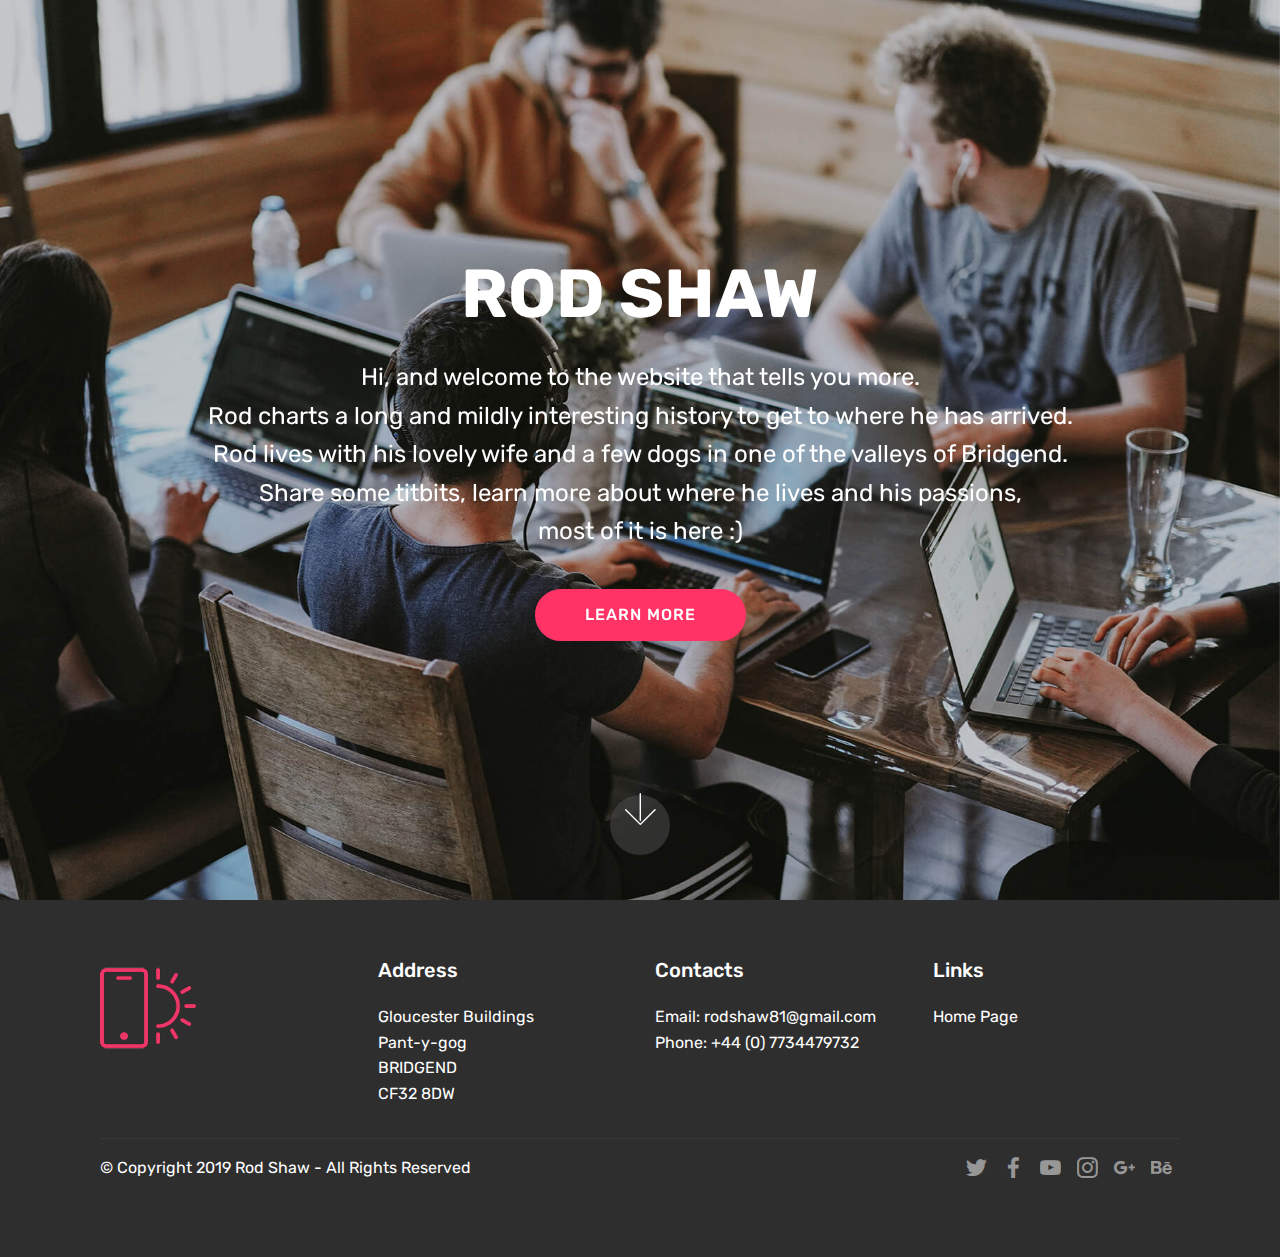
<file: index.html>
<!DOCTYPE html>
<html  >
<head>
  <!-- Site made with Mobirise Website Builder v4.10.5, https://mobirise.com -->
  <meta charset="UTF-8">
  <meta http-equiv="X-UA-Compatible" content="IE=edge">
  <meta name="generator" content="Mobirise v4.10.5, mobirise.com">
  <meta name="viewport" content="width=device-width, initial-scale=1, minimum-scale=1">
  <link rel="shortcut icon" href="assets/images/logo4.png" type="image/x-icon">
  <meta name="description" content="">
  
  <title>Home</title>
  <link rel="stylesheet" href="assets/web/assets/mobirise-icons/mobirise-icons.css">
  <link rel="stylesheet" href="assets/tether/tether.min.css">
  <link rel="stylesheet" href="assets/bootstrap/css/bootstrap.min.css">
  <link rel="stylesheet" href="assets/bootstrap/css/bootstrap-grid.min.css">
  <link rel="stylesheet" href="assets/bootstrap/css/bootstrap-reboot.min.css">
  <link rel="stylesheet" href="assets/socicon/css/styles.css">
  <link rel="stylesheet" href="assets/theme/css/style.css">
  <link rel="stylesheet" href="assets/mobirise/css/mbr-additional.css" type="text/css">
  
  
  
</head>
<body>
  <section class="cid-qTkA127IK8 mbr-fullscreen mbr-parallax-background" id="header2-1">

    

    

    <div class="container align-center">
        <div class="row justify-content-md-center">
            <div class="mbr-white col-md-10">
                <h1 class="mbr-section-title mbr-bold pb-3 mbr-fonts-style display-1">ROD SHAW</h1>
                
                <p class="mbr-text pb-3 mbr-fonts-style display-5">
                    Hi, and welcome to the website that tells you more.<br>Rod charts a long and mildly interesting history to get to where he has arrived.<br>Rod lives with his lovely wife and a few dogs in one of the valleys of Bridgend.<br>Share some titbits, learn more about where he lives and his passions, <br>most of it is here :)</p>
                <div class="mbr-section-btn"><a class="btn btn-md btn-secondary display-4" href="page1.html">LEARN MORE</a></div>
            </div>
        </div>
    </div>
    <div class="mbr-arrow hidden-sm-down" aria-hidden="true">
        <a href="#next">
            <i class="mbri-down mbr-iconfont"></i>
        </a>
    </div>
</section>

<section class="engine"><a href="https://mobirise.info/u">bootstrap html templates</a></section><section class="cid-qTkAaeaxX5" id="footer1-2">

    

    

    <div class="container">
        <div class="media-container-row content text-white">
            <div class="col-12 col-md-3">
                <div class="media-wrap">
                    <a href="https://mobirise.com/">
                        <img src="assets/images/logo2.png" alt="Mobirise">
                    </a>
                </div>
            </div>
            <div class="col-12 col-md-3 mbr-fonts-style display-7">
                <h5 class="pb-3">
                    Address
                </h5>
                <p class="mbr-text">Gloucester Buildings<br>Pant-y-gog<br>BRIDGEND<br>CF32 8DW</p>
            </div>
            <div class="col-12 col-md-3 mbr-fonts-style display-7">
                <h5 class="pb-3">
                    Contacts
                </h5>
                <p class="mbr-text">
                    Email: rodshaw81@gmail.com
                    <br>Phone: +44 (0) 7734479732 &nbsp; &nbsp; &nbsp; &nbsp; &nbsp; &nbsp; &nbsp; &nbsp; &nbsp; &nbsp;<br><br></p>
            </div>
            <div class="col-12 col-md-3 mbr-fonts-style display-7">
                <h5 class="pb-3">
                    Links
                </h5>
                <p class="mbr-text">Home Page</p>
            </div>
        </div>
        <div class="footer-lower">
            <div class="media-container-row">
                <div class="col-sm-12">
                    <hr>
                </div>
            </div>
            <div class="media-container-row mbr-white">
                <div class="col-sm-6 copyright">
                    <p class="mbr-text mbr-fonts-style display-7">
                        © Copyright 2019 Rod Shaw - All Rights Reserved
                    </p>
                </div>
                <div class="col-md-6">
                    <div class="social-list align-right">
                        <div class="soc-item">
                            <a href="https://twitter.com/rodshawrodshaw" target="_blank">
                                <span class="mbr-iconfont mbr-iconfont-social socicon-twitter socicon"></span>
                            </a>
                        </div>
                        <div class="soc-item">
                            <a href="https://www.facebook.com/RodShaw" target="_blank">
                                <span class="mbr-iconfont mbr-iconfont-social socicon-facebook socicon"></span>
                            </a>
                        </div>
                        <div class="soc-item">
                            <a href="https://www.youtube.com/c/mobirise" target="_blank">
                                <span class="socicon-youtube socicon mbr-iconfont mbr-iconfont-social"></span>
                            </a>
                        </div>
                        <div class="soc-item">
                            <a href="https://instagram.com/mobirise" target="_blank">
                                <span class="socicon-instagram socicon mbr-iconfont mbr-iconfont-social"></span>
                            </a>
                        </div>
                        <div class="soc-item">
                            <a href="https://plus.google.com/u/0/+Mobirise" target="_blank">
                                <span class="socicon-googleplus socicon mbr-iconfont mbr-iconfont-social"></span>
                            </a>
                        </div>
                        <div class="soc-item">
                            <a href="https://www.behance.net/Mobirise" target="_blank">
                                <span class="socicon-behance socicon mbr-iconfont mbr-iconfont-social"></span>
                            </a>
                        </div>
                    </div>
                </div>
            </div>
        </div>
    </div>
</section>


  <script src="assets/web/assets/jquery/jquery.min.js"></script>
  <script src="assets/popper/popper.min.js"></script>
  <script src="assets/tether/tether.min.js"></script>
  <script src="assets/bootstrap/js/bootstrap.min.js"></script>
  <script src="assets/smoothscroll/smooth-scroll.js"></script>
  <script src="assets/parallax/jarallax.min.js"></script>
  <script src="assets/theme/js/script.js"></script>
  
  
</body>
</html>
</file>
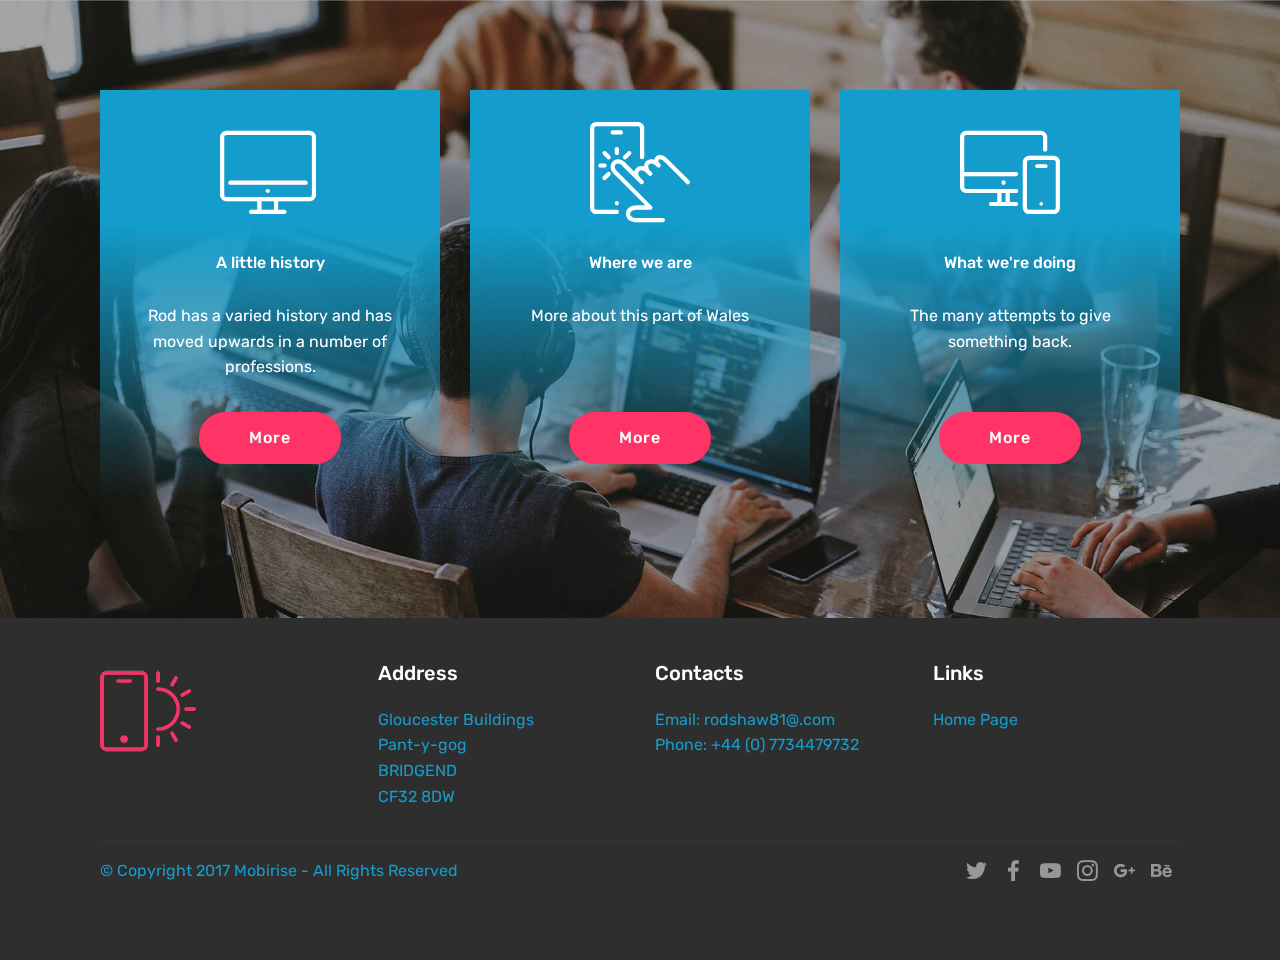
<file: page1.html>
<!DOCTYPE html>
<html  >
<head>
  <!-- Site made with Mobirise Website Builder v4.10.5, https://mobirise.com -->
  <meta charset="UTF-8">
  <meta http-equiv="X-UA-Compatible" content="IE=edge">
  <meta name="generator" content="Mobirise v4.10.5, mobirise.com">
  <meta name="viewport" content="width=device-width, initial-scale=1, minimum-scale=1">
  <link rel="shortcut icon" href="assets/images/logo4.png" type="image/x-icon">
  <meta name="description" content="Site Builder Description">
  
  <title>Learn more</title>
  <link rel="stylesheet" href="assets/web/assets/mobirise-icons/mobirise-icons.css">
  <link rel="stylesheet" href="assets/tether/tether.min.css">
  <link rel="stylesheet" href="assets/bootstrap/css/bootstrap.min.css">
  <link rel="stylesheet" href="assets/bootstrap/css/bootstrap-grid.min.css">
  <link rel="stylesheet" href="assets/bootstrap/css/bootstrap-reboot.min.css">
  <link rel="stylesheet" href="assets/socicon/css/styles.css">
  <link rel="stylesheet" href="assets/theme/css/style.css">
  <link rel="stylesheet" href="assets/mobirise/css/mbr-additional.css" type="text/css">
  
  
  
</head>
<body>
  <section class="features8 cid-rwBvVVf0P4 mbr-parallax-background" id="features8-3">

    

    <div class="mbr-overlay" style="opacity: 0.2; background-color: rgb(35, 35, 35);">
    </div>

    <div class="container">
        <div class="media-container-row">

            <div class="card  col-12 col-md-6 col-lg-4">
                <div class="card-img">
                    <span class="mbri-desktop mbr-iconfont"></span>
                </div>
                <div class="card-box align-center">
                    <h4 class="card-title mbr-fonts-style display-7">
                        A little history</h4>
                    <p class="mbr-text mbr-fonts-style display-7">
                       Rod has a varied history and has moved upwards in a number of professions.</p>
                    <div class="mbr-section-btn text-center"><a href="page2.html" class="btn btn-secondary display-4">
                            More
                        </a></div>
                </div>
            </div>

            <div class="card  col-12 col-md-6 col-lg-4">
                <div class="card-img">
                    <span class="mbri-touch mbr-iconfont"></span>
                </div>
                <div class="card-box align-center">
                    <h4 class="card-title mbr-fonts-style display-7">
                        Where we are</h4>
                    <p class="mbr-text mbr-fonts-style display-7">
                       More about this part of Wales<br><br><br></p>
                    <div class="mbr-section-btn text-center"><a href="page3.html" class="btn btn-secondary display-4">
                            More
                        </a></div>
                </div>
            </div>

            <div class="card  col-12 col-md-6 col-lg-4">
                <div class="card-img">
                    <span class="mbri-responsive mbr-iconfont"></span>
                </div>
                <div class="card-box align-center">
                    <h4 class="card-title mbr-fonts-style display-7">
                        What we're doing</h4>
                    <p class="mbr-text mbr-fonts-style display-7">The many attempts to give something back.<br><br></p>
                    <div class="mbr-section-btn text-center"><a href="page4.html" class="btn btn-secondary display-4">
                            More
                        </a></div>
                </div>
            </div>

            
        </div>
    </div>
</section>

<section class="engine"><a href="https://mobirise.info/s">free bootstrap theme</a></section><section class="cid-rwBJyAxdPM" id="footer1-b">

    

    

    <div class="container">
        <div class="media-container-row content text-white">
            <div class="col-12 col-md-3">
                <div class="media-wrap">
                    <a href="https://mobirise.com/">
                        <img src="assets/images/logo226.png" alt="Mobirise">
                    </a>
                </div>
            </div>
            <div class="col-12 col-md-3 mbr-fonts-style display-7">
                <h5 class="pb-3">
                    Address
                </h5>
                <p class="mbr-text">Gloucester Buildings<br>Pant-y-gog<br>BRIDGEND<br>CF32 8DW</p>
            </div>
            <div class="col-12 col-md-3 mbr-fonts-style display-7">
                <h5 class="pb-3">
                    Contacts
                </h5>
                <p class="mbr-text">
                    Email: rodshaw81@.com
                    <br>Phone: +44 (0) 7734479732 &nbsp; &nbsp; &nbsp; &nbsp; &nbsp; &nbsp; &nbsp; &nbsp; &nbsp; &nbsp;<br><br></p>
            </div>
            <div class="col-12 col-md-3 mbr-fonts-style display-7">
                <h5 class="pb-3">
                    Links
                </h5>
                <p class="mbr-text"><a href="index.html">Home Page&nbsp;</a><br><a href="index.html"><br></a><br><br></p>
            </div>
        </div>
        <div class="footer-lower">
            <div class="media-container-row">
                <div class="col-sm-12">
                    <hr>
                </div>
            </div>
            <div class="media-container-row mbr-white">
                <div class="col-sm-6 copyright">
                    <p class="mbr-text mbr-fonts-style display-7">
                        © Copyright 2017 Mobirise - All Rights Reserved
                    </p>
                </div>
                <div class="col-md-6">
                    <div class="social-list align-right">
                        <div class="soc-item">
                            <a href="https://twitter.com/rodshawrodshaw" target="_blank">
                                <span class="mbr-iconfont mbr-iconfont-social socicon-twitter socicon"></span>
                            </a>
                        </div>
                        <div class="soc-item">
                            <a href="https://www.facebook.com/RodShaw" target="_blank">
                                <span class="mbr-iconfont mbr-iconfont-social socicon-facebook socicon"></span>
                            </a>
                        </div>
                        <div class="soc-item">
                            <a href="https://www.youtube.com/c/mobirise" target="_blank">
                                <span class="socicon-youtube socicon mbr-iconfont mbr-iconfont-social"></span>
                            </a>
                        </div>
                        <div class="soc-item">
                            <a href="https://instagram.com/mobirise" target="_blank">
                                <span class="socicon-instagram socicon mbr-iconfont mbr-iconfont-social"></span>
                            </a>
                        </div>
                        <div class="soc-item">
                            <a href="https://plus.google.com/u/0/+Mobirise" target="_blank">
                                <span class="socicon-googleplus socicon mbr-iconfont mbr-iconfont-social"></span>
                            </a>
                        </div>
                        <div class="soc-item">
                            <a href="https://www.behance.net/Mobirise" target="_blank">
                                <span class="socicon-behance socicon mbr-iconfont mbr-iconfont-social"></span>
                            </a>
                        </div>
                    </div>
                </div>
            </div>
        </div>
    </div>
</section>


  <script src="assets/web/assets/jquery/jquery.min.js"></script>
  <script src="assets/popper/popper.min.js"></script>
  <script src="assets/tether/tether.min.js"></script>
  <script src="assets/bootstrap/js/bootstrap.min.js"></script>
  <script src="assets/smoothscroll/smooth-scroll.js"></script>
  <script src="assets/parallax/jarallax.min.js"></script>
  <script src="assets/theme/js/script.js"></script>
  
  
</body>
</html>
</file>
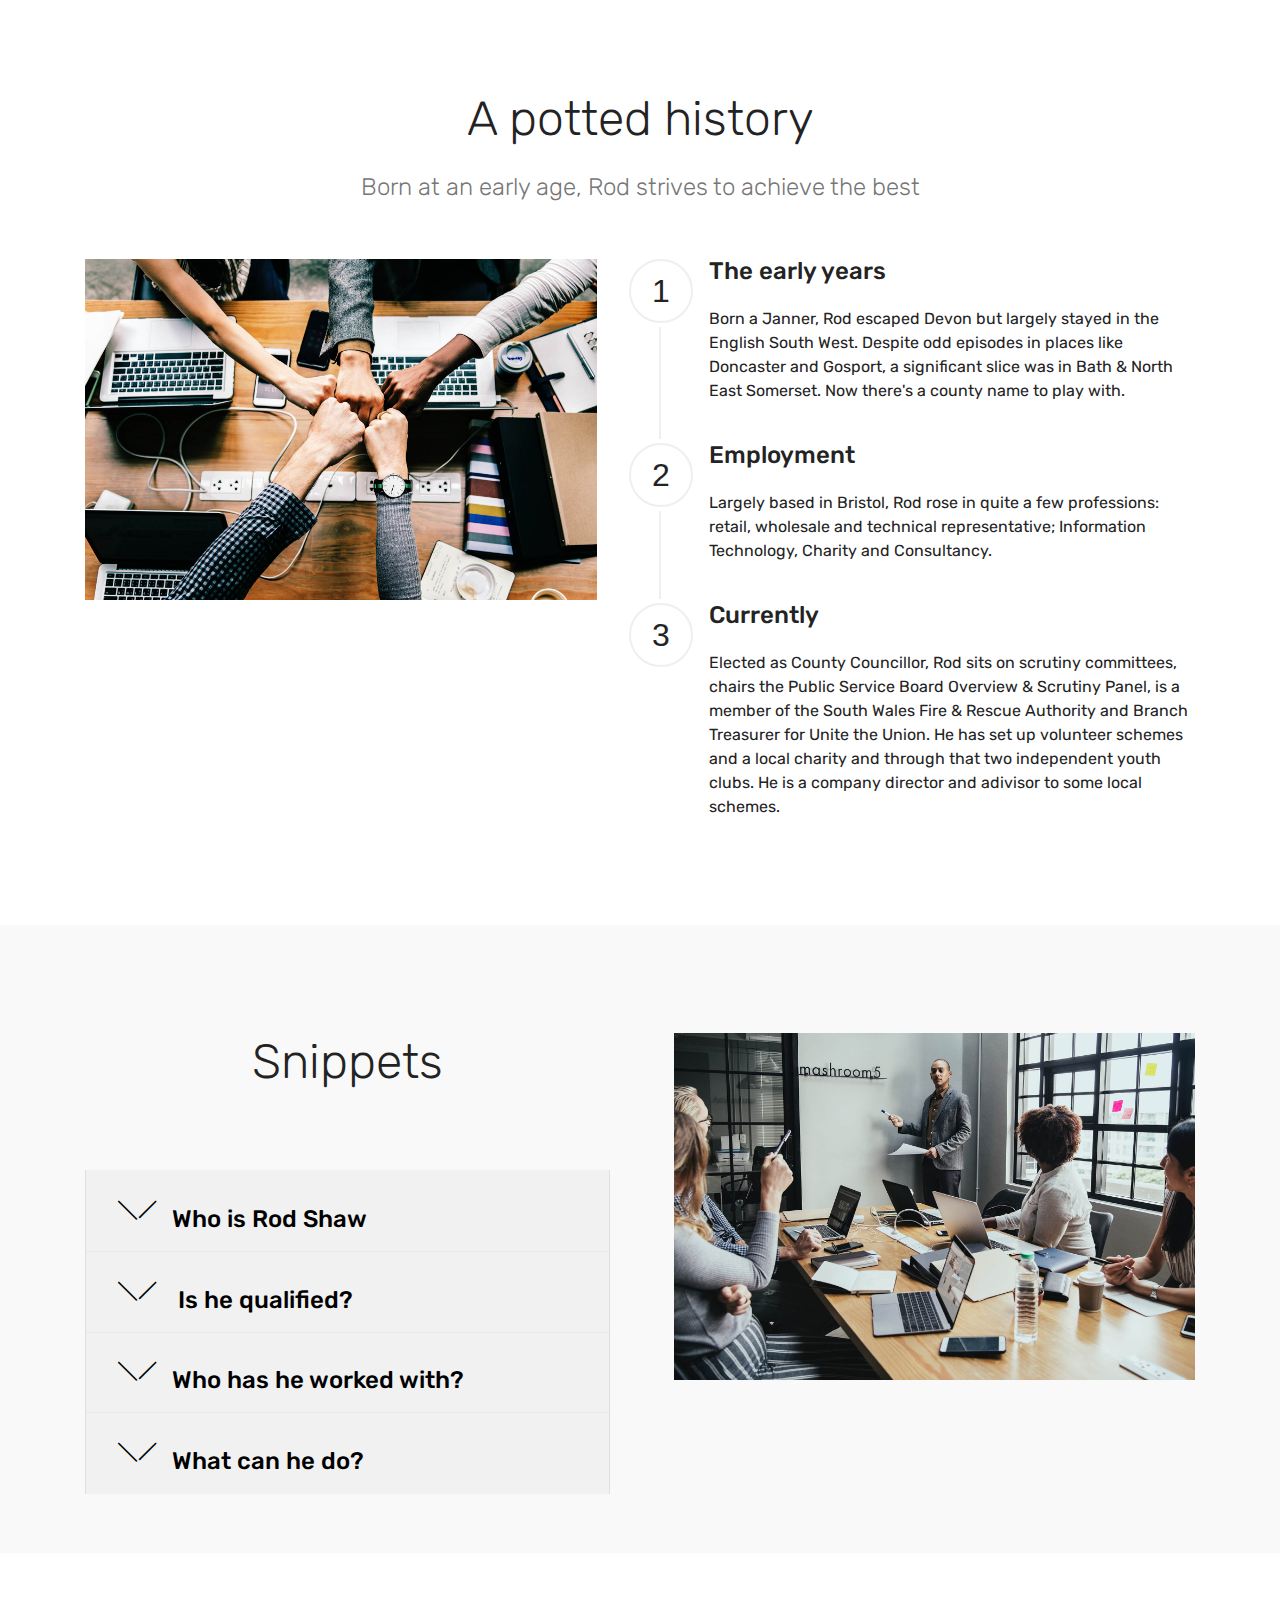
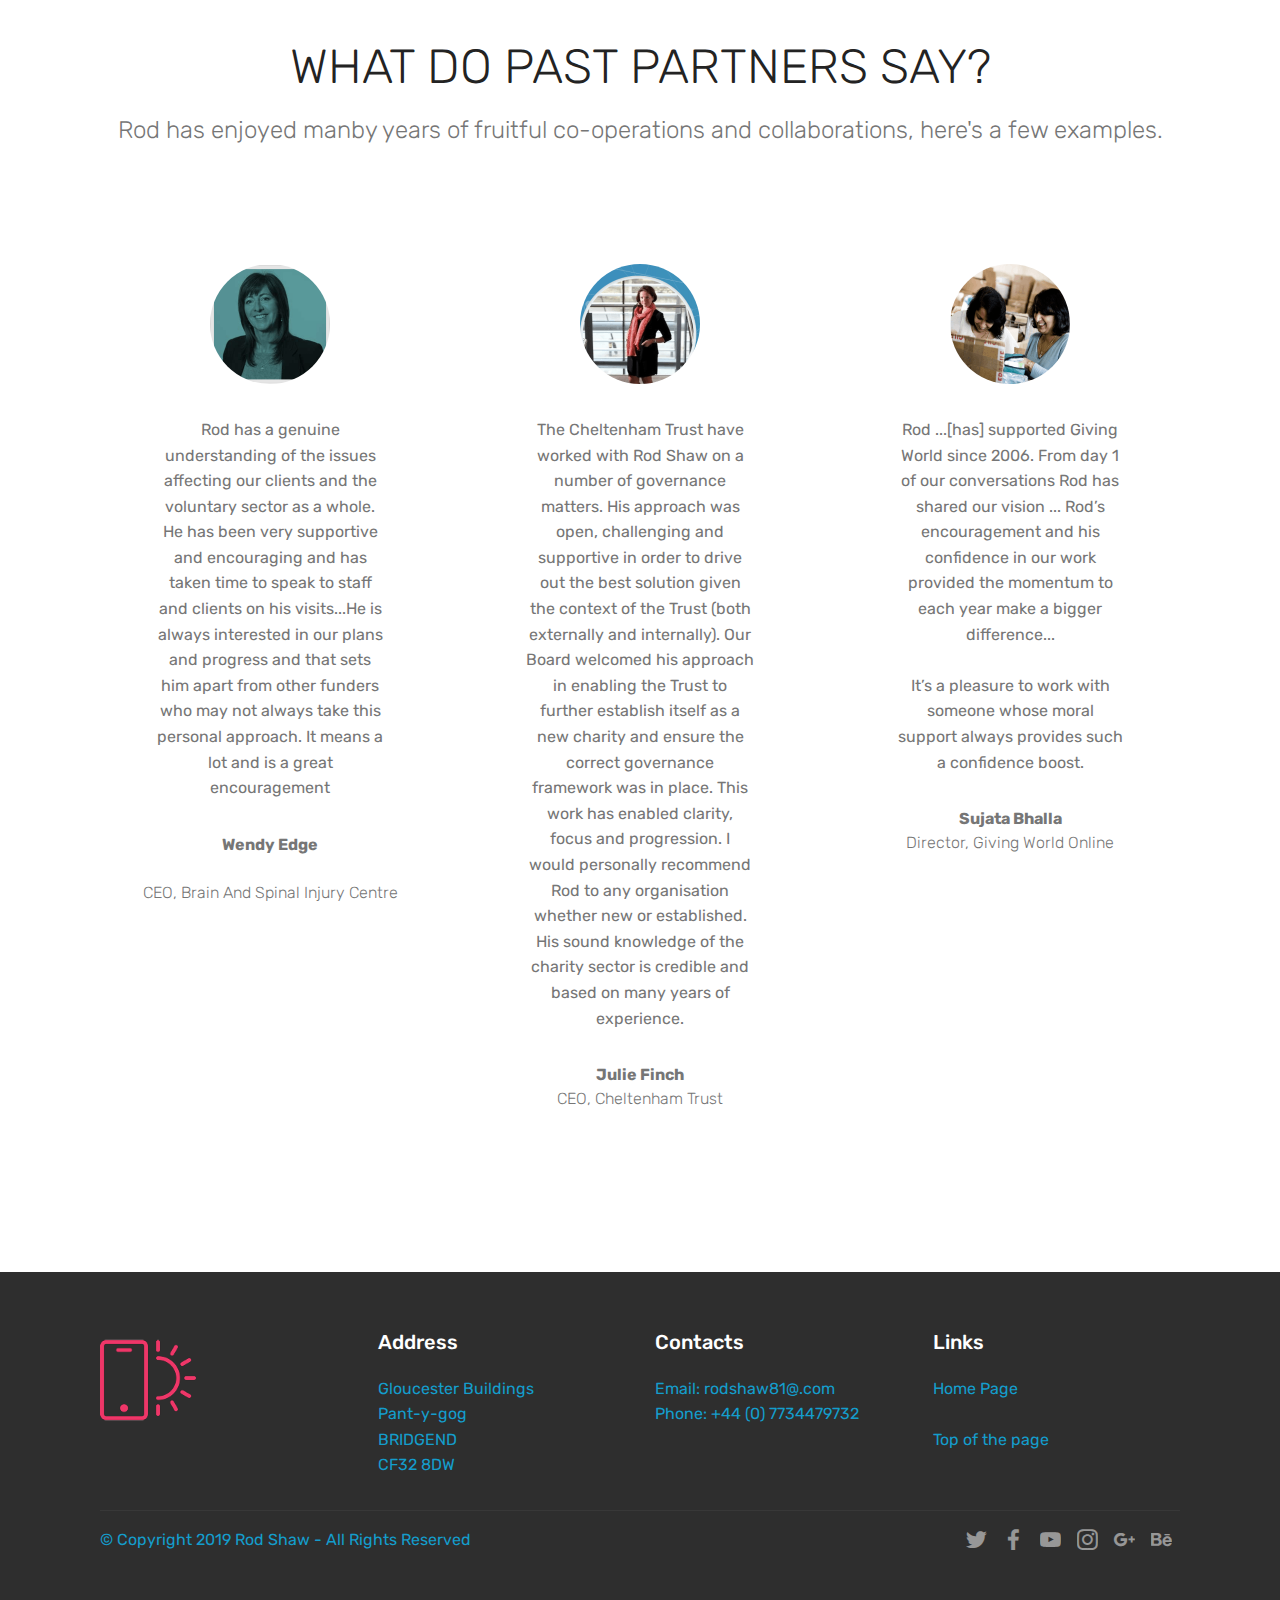
<file: page2.html>
<!DOCTYPE html>
<html  >
<head>
  <!-- Site made with Mobirise Website Builder v4.10.5, https://mobirise.com -->
  <meta charset="UTF-8">
  <meta http-equiv="X-UA-Compatible" content="IE=edge">
  <meta name="generator" content="Mobirise v4.10.5, mobirise.com">
  <meta name="viewport" content="width=device-width, initial-scale=1, minimum-scale=1">
  <link rel="shortcut icon" href="assets/images/logo4.png" type="image/x-icon">
  <meta name="description" content="Web Page Creator Description">
  
  <title>A potted history</title>
  <link rel="stylesheet" href="assets/web/assets/mobirise-icons/mobirise-icons.css">
  <link rel="stylesheet" href="assets/tether/tether.min.css">
  <link rel="stylesheet" href="assets/bootstrap/css/bootstrap.min.css">
  <link rel="stylesheet" href="assets/bootstrap/css/bootstrap-grid.min.css">
  <link rel="stylesheet" href="assets/bootstrap/css/bootstrap-reboot.min.css">
  <link rel="stylesheet" href="assets/socicon/css/styles.css">
  <link rel="stylesheet" href="assets/theme/css/style.css">
  <link rel="stylesheet" href="assets/mobirise/css/mbr-additional.css" type="text/css">
  
  
  
</head>
<body>
  <section class="step3 cid-rwBxeSFb42" id="step3-4">

    

    
    
    <div class="container">
        <h2 class="mbr-section-title pb-3 mbr-fonts-style align-center display-2">
            A potted history</h2>
        <h3 class="mbr-section-subtitle pb-5 mbr-fonts-style align-center display-5">
            Born at an early age, Rod strives to achieve the best</h3>
        <div class="media-container-row">
            <div class="media-block" style="width: 49%;">
                <div class="mbr-figure">
                    <img src="assets/images/background6.jpg">
                </div>
            </div>
            <div class="step-container">
                <div class="card separline pb-4">
                    <div class="step-element d-flex">
                        <div class="step-wrapper pr-3">
                            <div class="step d-flex align-items-center justify-content-center">
                                1
                            </div>
                        </div>          
                        <div class="step-text-content">
                            <h4 class="mbr-step-title pb-3 mbr-fonts-style display-5">The early years</h4>
                            <p class="mbr-step-text mbr-fonts-style display-7">
                                Born a Janner, Rod escaped Devon but largely stayed in the English South West. Despite odd episodes in places like Doncaster and Gosport, a significant slice was in Bath &amp; North East Somerset. Now there's a county name to play with.</p>
                        </div>
                    </div>
                </div>

                <div class="card separline pb-4">
                    <div class="step-element d-flex">
                        <div class="step-wrapper pr-3">
                            <div class="step d-flex align-items-center justify-content-center">
                                2
                            </div>
                        </div>          
                        <div class="step-text-content">
                            <h4 class="mbr-step-title pb-3 mbr-fonts-style display-5">Employment</h4>
                            <p class="mbr-step-text mbr-fonts-style display-7">
                                Largely based in Bristol, Rod rose in quite a few professions: retail, wholesale and technical representative; Information Technology, Charity and Consultancy.</p>
                        </div>
                    </div>
                </div>

                <div class="card">
                    <div class="step-element d-flex">
                        <div class="step-wrapper pr-3">
                            <div class="step d-flex align-items-center justify-content-center">
                                3
                            </div>
                        </div>          
                        <div class="step-text-content">
                            <h4 class="mbr-step-title pb-3 mbr-fonts-style display-5">Currently</h4>
                            <p class="mbr-step-text mbr-fonts-style display-7">
                                Elected as County Councillor, Rod sits on scrutiny committees, chairs the Public Service Board Overview &amp; Scrutiny Panel, is a member of the South Wales Fire &amp; Rescue Authority and Branch Treasurer for Unite the Union. He has set up volunteer schemes and a local charity and through that two independent youth clubs. He is a company director and adivisor to some local schemes.</p>
                        </div>
                    </div>
                </div>

                

                

                

                

                

                
            </div>
        </div>
    </div>
</section>

<section class="engine"><a href="https://mobirise.info/p">site templates free download</a></section><section class="accordion2 cid-rwBxm6R7RA" id="accordion2-5">

    


    
    <div class="container">
        <div class="media-container-row pt-5">
            <div class="accordion-content">
                <h2 class="mbr-section-title align-center pb-3 mbr-fonts-style display-2">Snippets</h2>
                
                <div id="bootstrap-accordion_1" class="panel-group accordionStyles accordion pt-5 mt-3" role="tablist" aria-multiselectable="true">
                        <div class="card">
                            <div class="card-header" role="tab" id="headingOne">
                                <a role="button" class="collapsed panel-title text-black" data-toggle="collapse" data-core="" href="#collapse1_1" aria-expanded="false" aria-controls="collapse1">
                                    <h4 class="mbr-fonts-style display-5">
                                        <span class="sign mbr-iconfont mbri-arrow-down inactive"></span>Who is Rod Shaw</h4>
                                </a>
                            </div>
                            <div id="collapse1_1" class="panel-collapse noScroll collapse" role="tabpanel" aria-labelledby="headingOne" data-parent="#bootstrap-accordion_1">
                                <div class="panel-body p-4">
                                    <p class="mbr-fonts-style panel-text display-7">
                                       Rod Shaw is father of three, grandfather and 'dad' to five hunting dogs.&nbsp;<br>He says he is semi-retired but ceasing to be an emplyee hasn't stopped him working. He is probably more active now then when in ful-time employment, acting out roles as councillor, consulatant and companion - leaving all too little for a familty life or his passion for house rerstoration.</p>
                                </div>
                            </div>
                        </div>
                
                        <div class="card">
                            <div class="card-header" role="tab" id="headingTwo">
                                <a role="button" class="collapsed panel-title text-black" data-toggle="collapse" data-core="" href="#collapse2_1" aria-expanded="false" aria-controls="collapse2">
                                    <h4 class="mbr-fonts-style mbr-fonts-style display-5">
                                        <span class="sign mbr-iconfont mbri-arrow-down inactive"></span> Is he qualified?
                                    </h4>
                                </a>
                                
                            </div>
                            <div id="collapse2_1" class="panel-collapse noScroll collapse" role="tabpanel" aria-labelledby="headingTwo" data-parent="#bootstrap-accordion_1">
                                <div class="panel-body p-4">
                                    <p class="mbr-fonts-style panel-text display-7">
                                       Rod revels in qualifiactions. He is a Fellow of the Institute of Leadership &amp; Management, A double First Class Honours Degree holder, a Chartered IT Professional, past member of teh Institute of Information Security and the Federation of Small Businesses, he qualified as an elecrtician and is a certified Portable Appliance Tester. He is a verified Sports Leader Tutor, Assessor and Verifier, company dircetor and consultant specialising on governance.</p>
                                </div>
                            </div>
                        </div>
                
                        <div class="card">
                            <div class="card-header" role="tab" id="headingThree">
                                <a role="button" class="collapsed panel-title text-black" data-toggle="collapse" data-core="" href="#collapse3_1" aria-expanded="false" aria-controls="collapse3">
                                    <h4 class="mbr-fonts-style display-5">
                                        <span class="sign mbr-iconfont mbri-arrow-down inactive"></span>Who has he worked with?</h4>
                                </a>
                            </div>
                            <div id="collapse3_1" class="panel-collapse noScroll collapse" role="tabpanel" aria-labelledby="headingThree" data-parent="#bootstrap-accordion_1">
                                <div class="panel-body p-4">
                                    <p class="mbr-fonts-style panel-text display-7">The West of England is a leading mutual marine insurer providing its worldwide membership of shipowners, charterers and operators; providing IT Governance and project reassuance.<br><br>The Cheltenham Trust is an independent registered charity responsible for Cheltenham’s £300 million iconic cultural and leisure sites; providing governance review and recommenadtions<br><br>A special division of the World Health Organisation, HRP's vision is the attainment of all people of the highest possible level of sexual and reproductive health. Member of the governing PCC for 8 years<br></p>
                                </div>
                            </div>
                        </div>
                
                        <div class="card">
                            <div class="card-header" role="tab" id="headingFour">
                                <a role="button" class="collapsed panel-title text-black" data-toggle="collapse" data-core="" href="#collapse4_1" aria-expanded="false" aria-controls="collapse4">
                                    <h4 class="mbr-fonts-style display-5">
                                        <span class="sign mbr-iconfont mbri-arrow-down inactive"></span>What can he do?</h4>
                                </a>
                            </div>
                            <div id="collapse4_1" class="panel-collapse noScroll collapse" role="tabpanel" aria-labelledby="headingFour" data-parent="#bootstrap-accordion_1">
                                <div class="panel-body p-4">
                                    <p class="mbr-fonts-style panel-text display-7">Ask him!<br>Qualified, competant and colourful. <br>Rod has the freedom to choose who he works with and on what.  That hasn't slowed him down though, so if you have a need for a commensurate proferssional get in touch soon!</p>
                                </div>
                            </div>
                        </div>
                
                        
                
                        
                </div>
            </div>
            <div class="mbr-figure" style="width: 105%;">
                    <img src="assets/images/background8.jpg" alt="Mobirise">
            </div>
        </div>
    </div>
</section>

<section class="testimonials1 cid-rwBxuSWhZp" id="testimonials1-6">

    

    
    <div class="container">
        <div class="media-container-row">
            <div class="title col-12 align-center">
                <h2 class="pb-3 mbr-fonts-style display-2">
                    WHAT DO PAST PARTNERS SAY?</h2>
                <h3 class="mbr-section-subtitle mbr-light pb-3 mbr-fonts-style display-5">
                    Rod has enjoyed manby years of fruitful co-operations and collaborations, here's a few examples.</h3>
            </div>
        </div>
    </div>

    <div class="container pt-3 mt-2">
        <div class="media-container-row">
            <div class="mbr-testimonial p-3 align-center col-12 col-md-6 col-lg-4">
                <div class="panel-item p-3">
                    <div class="card-block">
                        <div class="testimonial-photo">
                            <img src="assets/images/screenshot-2019-07-18-at-21.46.08-240x237.png" alt="" title="">
                        </div>
                        <p class="mbr-text mbr-fonts-style display-7">
                           Rod has a genuine understanding of the issues affecting our clients and the voluntary sector as a whole. He has been very supportive and encouraging and has taken time to speak to staff and clients on his visits...He is always interested in our plans and progress and that sets him apart from other funders who may not always take this personal approach. It means a lot and is a great encouragement
                        </p>
                    </div>
                    <div class="card-footer">
                        <div class="mbr-author-name mbr-bold mbr-fonts-style display-7">
                             Wendy Edge</div>
                        <small class="mbr-author-desc mbr-italic mbr-light mbr-fonts-style display-7"><br>CEO, Brain And Spinal Injury Centre</small>
                    </div>
                </div>
            </div>

            <div class="mbr-testimonial p-3 align-center col-12 col-md-6 col-lg-4">
                <div class="panel-item p-3">
                    <div class="card-block">
                        <div class="testimonial-photo">
                            <img src="assets/images/screenshot-2019-07-18-at-21.55.00-240x269.png" alt="" title="">
                        </div>
                        <p class="mbr-text mbr-fonts-style display-7">
                           The Cheltenham Trust have worked with Rod Shaw on a number of governance matters.  His approach was open, challenging and supportive in order to drive out the best solution given the context of the Trust (both externally and internally).  Our Board welcomed his approach in enabling the Trust to further establish itself as a new charity and ensure the correct governance framework was in place.  This work has enabled clarity, focus and progression.  I would personally recommend Rod to any organisation whether new or established.  His sound knowledge of the charity sector is credible and based on many years of experience.
                        </p>
                    </div>
                    <div class="card-footer">
                        <div class="mbr-author-name mbr-bold mbr-fonts-style display-7">
                             Julie Finch</div>
                        <small class="mbr-author-desc mbr-italic mbr-light mbr-fonts-style display-7">
                               CEO, Cheltenham Trust</small>
                    </div>
                </div>
            </div>

            <div class="mbr-testimonial p-3 align-center col-12 col-md-6 col-lg-4">
                <div class="panel-item p-3">
                    <div class="card-block">
                        <div class="testimonial-photo">
                            <img src="assets/images/screenshot-2019-07-18-at-22.00.36-240x216.png" alt="" title="">
                        </div>
                        <p class="mbr-text mbr-fonts-style display-7">Rod ...[has] supported Giving World since 2006. From day 1 of our conversations Rod has shared our vision ... Rod’s encouragement and his confidence in our work provided the momentum to each year make a bigger difference...<br><br>It’s a pleasure to work with someone whose moral support always provides such a confidence boost.</p>
                    </div>
                    <div class="card-footer">
                        <div class="mbr-author-name mbr-bold mbr-fonts-style display-7">Sujata Bhalla</div>
                        <small class="mbr-author-desc mbr-italic mbr-light mbr-fonts-style display-7">
                               Director, Giving World Online
                        </small>
                    </div>
                </div>
            </div>

            

            

            
        </div>
    </div>   
</section>

<section class="cid-rwBYmpitVw" id="footer1-c">

    

    

    <div class="container">
        <div class="media-container-row content text-white">
            <div class="col-12 col-md-3">
                <div class="media-wrap">
                    <a href="https://mobirise.com/">
                        <img src="assets/images/logo226.png" alt="Mobirise">
                    </a>
                </div>
            </div>
            <div class="col-12 col-md-3 mbr-fonts-style display-7">
                <h5 class="pb-3">
                    Address
                </h5>
                <p class="mbr-text">Gloucester Buildings<br>Pant-y-gog<br>BRIDGEND<br>CF32 8DW</p>
            </div>
            <div class="col-12 col-md-3 mbr-fonts-style display-7">
                <h5 class="pb-3">
                    Contacts
                </h5>
                <p class="mbr-text">
                    Email: rodshaw81@.com
                    <br>Phone: +44 (0) 7734479732 &nbsp; &nbsp; &nbsp; &nbsp; &nbsp; &nbsp; &nbsp; &nbsp; &nbsp; &nbsp;<br><br></p>
            </div>
            <div class="col-12 col-md-3 mbr-fonts-style display-7">
                <h5 class="pb-3">
                    Links
                </h5>
                <p class="mbr-text"><a href="index.html">Home Page</a><br><br><a href="#top">Top of the page</a></p>
            </div>
        </div>
        <div class="footer-lower">
            <div class="media-container-row">
                <div class="col-sm-12">
                    <hr>
                </div>
            </div>
            <div class="media-container-row mbr-white">
                <div class="col-sm-6 copyright">
                    <p class="mbr-text mbr-fonts-style display-7">
                        © Copyright 2019 Rod Shaw - All Rights Reserved
                    </p>
                </div>
                <div class="col-md-6">
                    <div class="social-list align-right">
                        <div class="soc-item">
                            <a href="https://twitter.com/rodshawrodshaw" target="_blank">
                                <span class="mbr-iconfont mbr-iconfont-social socicon-twitter socicon"></span>
                            </a>
                        </div>
                        <div class="soc-item">
                            <a href="https://www.facebook.com/RodShaw" target="_blank">
                                <span class="mbr-iconfont mbr-iconfont-social socicon-facebook socicon"></span>
                            </a>
                        </div>
                        <div class="soc-item">
                            <a href="https://www.youtube.com/c/mobirise" target="_blank">
                                <span class="socicon-youtube socicon mbr-iconfont mbr-iconfont-social"></span>
                            </a>
                        </div>
                        <div class="soc-item">
                            <a href="https://instagram.com/mobirise" target="_blank">
                                <span class="socicon-instagram socicon mbr-iconfont mbr-iconfont-social"></span>
                            </a>
                        </div>
                        <div class="soc-item">
                            <a href="https://plus.google.com/u/0/+Mobirise" target="_blank">
                                <span class="socicon-googleplus socicon mbr-iconfont mbr-iconfont-social"></span>
                            </a>
                        </div>
                        <div class="soc-item">
                            <a href="https://www.behance.net/Mobirise" target="_blank">
                                <span class="socicon-behance socicon mbr-iconfont mbr-iconfont-social"></span>
                            </a>
                        </div>
                    </div>
                </div>
            </div>
        </div>
    </div>
</section>


  <script src="assets/web/assets/jquery/jquery.min.js"></script>
  <script src="assets/popper/popper.min.js"></script>
  <script src="assets/tether/tether.min.js"></script>
  <script src="assets/bootstrap/js/bootstrap.min.js"></script>
  <script src="assets/smoothscroll/smooth-scroll.js"></script>
  <script src="assets/mbr-switch-arrow/mbr-switch-arrow.js"></script>
  <script src="assets/theme/js/script.js"></script>
  
  
</body>
</html>
</file>
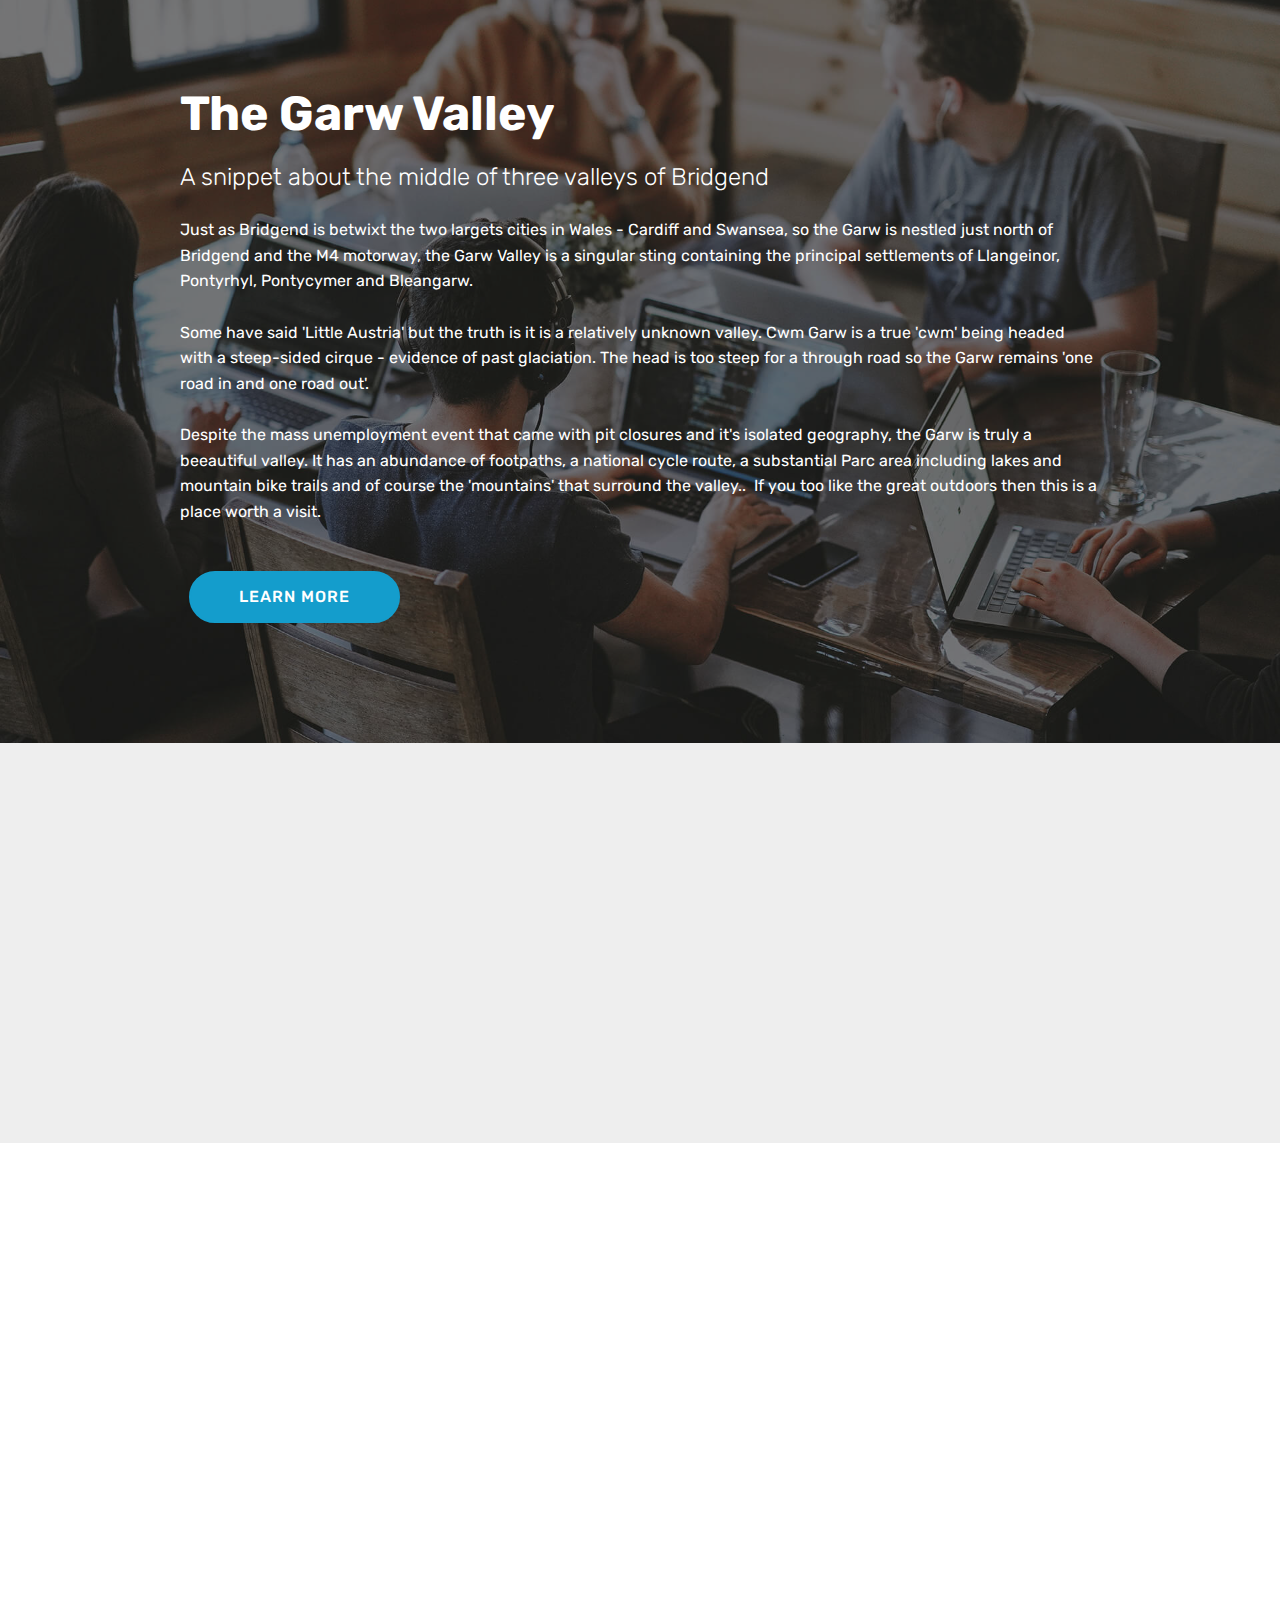
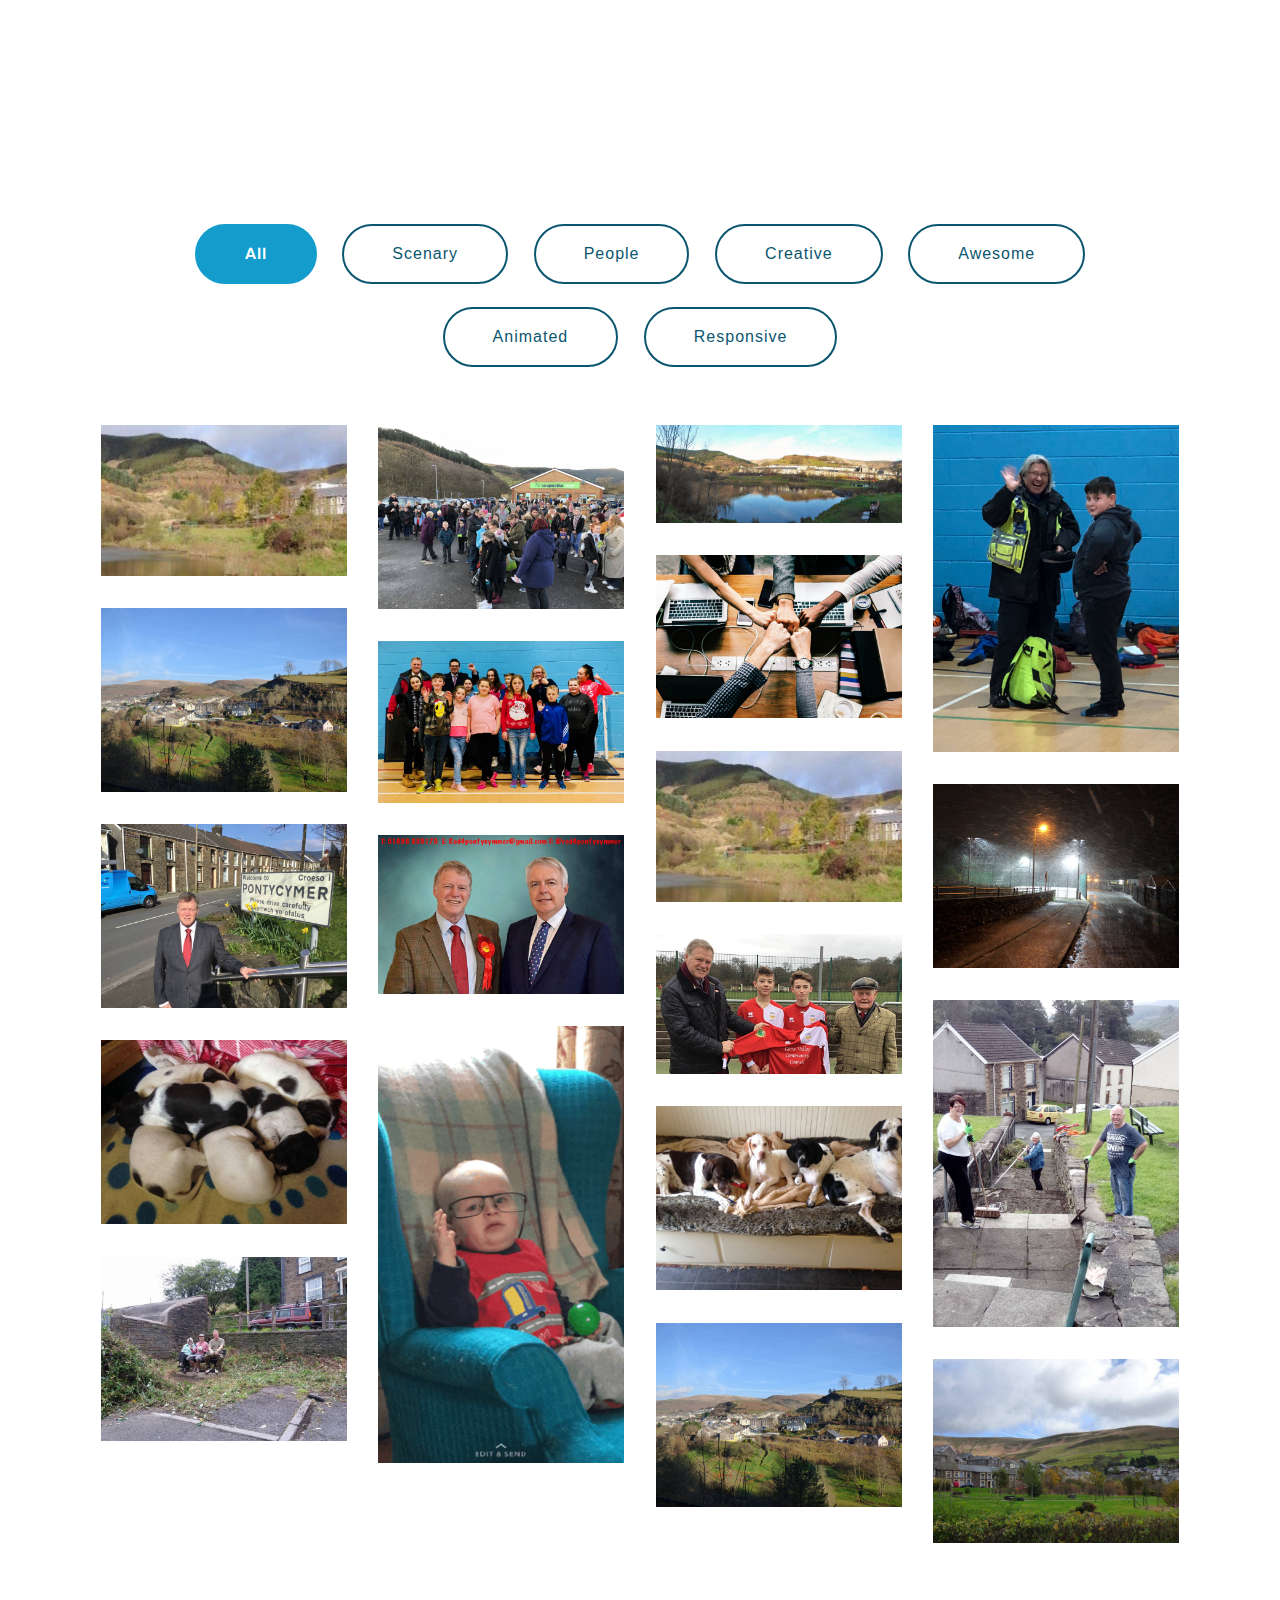
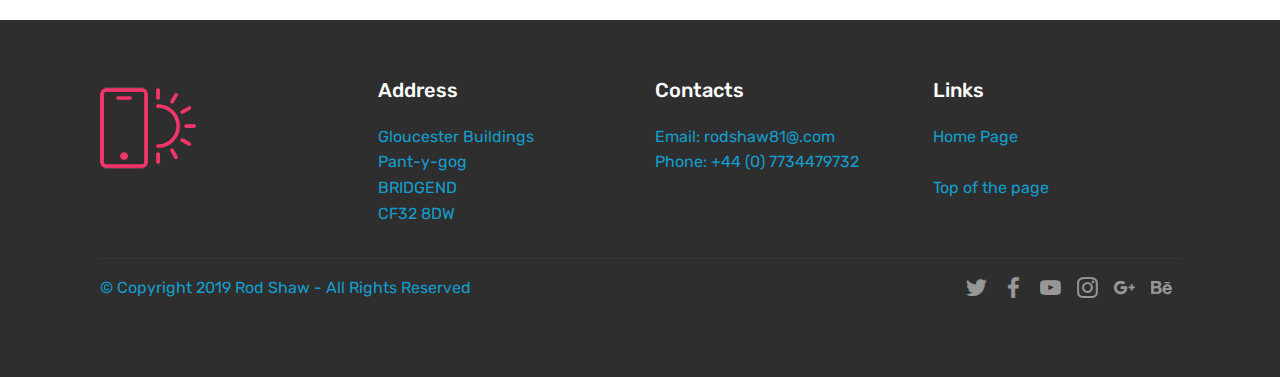
<file: page3.html>
<!DOCTYPE html>
<html  >
<head>
  <!-- Site made with Mobirise Website Builder v4.10.5, https://mobirise.com -->
  <meta charset="UTF-8">
  <meta http-equiv="X-UA-Compatible" content="IE=edge">
  <meta name="generator" content="Mobirise v4.10.5, mobirise.com">
  <meta name="viewport" content="width=device-width, initial-scale=1, minimum-scale=1">
  <link rel="shortcut icon" href="assets/images/logo4.png" type="image/x-icon">
  <meta name="description" content="Web Page Creator Description">
  
  <title>The where</title>
  <link rel="stylesheet" href="assets/web/assets/mobirise-icons/mobirise-icons.css">
  <link rel="stylesheet" href="assets/tether/tether.min.css">
  <link rel="stylesheet" href="assets/bootstrap/css/bootstrap.min.css">
  <link rel="stylesheet" href="assets/bootstrap/css/bootstrap-grid.min.css">
  <link rel="stylesheet" href="assets/bootstrap/css/bootstrap-reboot.min.css">
  <link rel="stylesheet" href="assets/socicon/css/styles.css">
  <link rel="stylesheet" href="assets/theme/css/style.css">
  <link rel="stylesheet" href="assets/gallery/style.css">
  <link rel="stylesheet" href="assets/mobirise/css/mbr-additional.css" type="text/css">
  
  
  
</head>
<body>
  <section class="mbr-section info3 cid-rwBCAAAgUt" id="info3-7">

    

    <div class="mbr-overlay" style="opacity: 0.5; background-color: rgb(35, 35, 35);">
    </div>

    <div class="container">
        <div class="row justify-content-center">
            <div class="media-container-column title col-12 col-md-10">
                <h2 class="align-left mbr-bold mbr-white pb-3 mbr-fonts-style display-2">
                    The Garw Valley</h2>
                <h3 class="mbr-section-subtitle align-left mbr-light mbr-white pb-3 mbr-fonts-style display-5">
                    A snippet about the middle of three valleys of Bridgend</h3>
                <p class="mbr-text align-left mbr-white mbr-fonts-style display-7">Just as Bridgend is betwixt the two largets cities in Wales - Cardiff and Swansea, so the Garw is nestled just north of Bridgend and the M4 motorway, the Garw Valley is a singular sting containing the principal settlements of Llangeinor, Pontyrhyl, Pontycymer and Bleangarw.<br><br>Some have said 'Little Austria' but the truth is it is a relatively unknown valley. Cwm Garw is a true 'cwm' being headed with a steep-sided cirque - evidence of past glaciation. The head is too steep for a through road so the Garw remains 'one road in and one road out'.<br><br>Despite the mass unemployment event that came with pit closures and it's isolated geography, the Garw is truly a beeautiful valley. It has an abundance of footpaths, a national cycle route, a substantial Parc area including lakes and mountain bike trails and of course the 'mountains' that surround the valley.. &nbsp;If you too like the great outdoors then this is a place worth a visit.</p>
                <div class="mbr-section-btn align-left py-4"><a class="btn btn-primary display-4" href="page3.html#gallery2-a" target="_blank">LEARN MORE</a></div>
            </div>
        </div>
    </div>
</section>

<section class="engine"><a href="https://mobirise.info/x">free css templates</a></section><section class="map1 cid-rwBCCZFNQN" id="map1-8">

     

    <div class="google-map"><iframe frameborder="0" style="border:0" src="https://www.google.com/maps/embed/v1/place?key=AIzaSyAEIpgj38KyLFELm2bK9Y7krBkz1K-cMq8&amp;q=place_id:ChIJAVkqyxRqbkgRoYC7vXcnxbY" allowfullscreen=""></iframe></div>
</section>

<section class="map2 cid-rwBCGPuT6M" id="map2-9">

    

    <div class="container">
        <div class="media-container-row">
            <div class="col-md-8">
                <div class="google-map"><iframe frameborder="0" style="border:0" src="https://www.google.com/maps/embed/v1/place?key=AIzaSyAEIpgj38KyLFELm2bK9Y7krBkz1K-cMq8&amp;q=place_id:ChIJAVkqyxRqbkgRoYC7vXcnxbY" allowfullscreen=""></iframe></div>
        </div>
    </div>
</div></section>

<section class="mbr-gallery mbr-slider-carousel cid-rwBCWIAMm8" id="gallery2-a">

    

    <div class="container">
        <div><!-- Filter --><div class="mbr-gallery-filter container gallery-filter-active"><ul buttons="0"><li class="mbr-gallery-filter-all"><a class="btn btn-md btn-primary-outline active display-7" href="">All</a></li></ul></div><!-- Gallery --><div class="mbr-gallery-row"><div class="mbr-gallery-layout-default"><div><div><div class="mbr-gallery-item mbr-gallery-item--p2" data-video-url="false" data-tags="Scenary"><div href="#lb-gallery2-a" data-slide-to="0" data-toggle="modal"><img src="assets/images/img-0006-2-640x480-408x252.jpeg" alt="" title=""><span class="icon-focus"></span></div></div><div class="mbr-gallery-item mbr-gallery-item--p2" data-video-url="false" data-tags="People"><div href="#lb-gallery2-a" data-slide-to="1" data-toggle="modal"><img src="assets/images/img-5-2000x1500-800x600.jpg" alt="" title=""><span class="icon-focus"></span></div></div><div class="mbr-gallery-item mbr-gallery-item--p2" data-video-url="false" data-tags="Scenary"><div href="#lb-gallery2-a" data-slide-to="2" data-toggle="modal"><img src="assets/images/img-13-2000x805-800x322.jpg" alt="" title=""><span class="icon-focus"></span></div></div><div class="mbr-gallery-item mbr-gallery-item--p2" data-video-url="false" data-tags="Creative"><div href="#lb-gallery2-a" data-slide-to="3" data-toggle="modal"><img src="assets/images/img-0014-3-2000x2667-800x1067.jpg" alt="" title=""><span class="icon-focus"></span></div></div><div class="mbr-gallery-item mbr-gallery-item--p2" data-video-url="false" data-tags="Awesome"><div href="#lb-gallery2-a" data-slide-to="4" data-toggle="modal"><img src="assets/images/background6-800x533.jpg" alt="" title=""><span class="icon-focus"></span></div></div><div class="mbr-gallery-item mbr-gallery-item--p2" data-video-url="false" data-tags="Scenary"><div href="#lb-gallery2-a" data-slide-to="5" data-toggle="modal"><img src="assets/images/img-14-2000x1500-800x600.jpg" alt="" title=""><span class="icon-focus"></span></div></div><div class="mbr-gallery-item mbr-gallery-item--p2" data-video-url="false" data-tags="Animated"><div href="#lb-gallery2-a" data-slide-to="6" data-toggle="modal"><img src="assets/images/img-0011-2-2000x1322-800x529.jpg" alt="" title=""><span class="icon-focus"></span></div></div><div class="mbr-gallery-item mbr-gallery-item--p2" data-video-url="false" data-tags="Responsive"><div href="#lb-gallery2-a" data-slide-to="7" data-toggle="modal"><img src="assets/images/img-0006-2-640x480-408x252-408x252.jpeg" alt="" title=""><span class="icon-focus"></span></div></div><div class="mbr-gallery-item mbr-gallery-item--p2" data-video-url="false" data-tags="Responsive"><div href="#lb-gallery2-a" data-slide-to="8" data-toggle="modal"><img src="assets/images/img-0012-2-2000x1500-800x600.jpg" alt="" title=""><span class="icon-focus"></span></div></div><div class="mbr-gallery-item mbr-gallery-item--p2" data-video-url="false" data-tags="Creative"><div href="#lb-gallery2-a" data-slide-to="9" data-toggle="modal"><img src="assets/images/img-169-2000x1500-800x600.jpg" alt="" title=""><span class="icon-focus"></span></div></div><div class="mbr-gallery-item mbr-gallery-item--p2" data-video-url="false" data-tags="Creative"><div href="#lb-gallery2-a" data-slide-to="10" data-toggle="modal"><img src="assets/images/20170304-092143000-ios-891x578-800x519.jpg" alt="" title=""><span class="icon-focus"></span></div></div><div class="mbr-gallery-item mbr-gallery-item--p2" data-video-url="false" data-tags="Creative"><div href="#lb-gallery2-a" data-slide-to="11" data-toggle="modal"><img src="assets/images/20170225-134535000-ios-2000x1140-800x456.jpg" alt="" title=""><span class="icon-focus"></span></div></div><div class="mbr-gallery-item mbr-gallery-item--p2" data-video-url="false" data-tags="Creative"><div href="#lb-gallery2-a" data-slide-to="12" data-toggle="modal"><img src="assets/images/img-20170924-104353-2000x2667-800x1067.jpg" alt="" title=""><span class="icon-focus"></span></div></div><div class="mbr-gallery-item mbr-gallery-item--p2" data-video-url="false" data-tags="Creative"><div href="#lb-gallery2-a" data-slide-to="13" data-toggle="modal"><img src="assets/images/img-1409-2-258x460-258x460.png" alt="" title=""><span class="icon-focus"></span></div></div><div class="mbr-gallery-item mbr-gallery-item--p2" data-video-url="false" data-tags="Creative"><div href="#lb-gallery2-a" data-slide-to="14" data-toggle="modal"><img src="assets/images/img-1395-2-2000x1500-800x600.jpg" alt="" title=""><span class="icon-focus"></span></div></div><div class="mbr-gallery-item mbr-gallery-item--p2" data-video-url="false" data-tags="Creative"><div href="#lb-gallery2-a" data-slide-to="15" data-toggle="modal"><img src="assets/images/img-1263-2000x1500-800x600.jpg" alt="" title=""><span class="icon-focus"></span></div></div><div class="mbr-gallery-item mbr-gallery-item--p2" data-video-url="false" data-tags="Creative"><div href="#lb-gallery2-a" data-slide-to="16" data-toggle="modal"><img src="assets/images/img-471-960x720-800x600.jpg" alt="" title=""><span class="icon-focus"></span></div></div><div class="mbr-gallery-item mbr-gallery-item--p2" data-video-url="false" data-tags="Creative"><div href="#lb-gallery2-a" data-slide-to="17" data-toggle="modal"><img src="assets/images/img-14-2000x1500-800x600.jpg" alt="" title=""><span class="icon-focus"></span></div></div><div class="mbr-gallery-item mbr-gallery-item--p2" data-video-url="false" data-tags="Creative"><div href="#lb-gallery2-a" data-slide-to="18" data-toggle="modal"><img src="assets/images/img-15-640x480-640x480.jpg" alt="" title=""><span class="icon-focus"></span></div></div></div></div><div class="clearfix"></div></div></div><!-- Lightbox --><div data-app-prevent-settings="" class="mbr-slider modal fade carousel slide" tabindex="-1" data-keyboard="true" data-interval="false" id="lb-gallery2-a"><div class="modal-dialog"><div class="modal-content"><div class="modal-body"><div class="carousel-inner"><div class="carousel-item"><img src="assets/images/img-0006-2-640x480.jpeg" alt="" title=""></div><div class="carousel-item"><img src="assets/images/img-5-2000x1500.jpg" alt="" title=""></div><div class="carousel-item active"><img src="assets/images/img-13-2000x805.jpg" alt="" title=""></div><div class="carousel-item"><img src="assets/images/img-0014-3-2000x2667.jpg" alt="" title=""></div><div class="carousel-item"><img src="assets/images/background627.jpg" alt="" title=""></div><div class="carousel-item"><img src="assets/images/img-14-2000x1500.jpg" alt="" title=""></div><div class="carousel-item"><img src="assets/images/img-0011-2-2000x1322.jpg" alt="" title=""></div><div class="carousel-item"><img src="assets/images/img-0006-2-640x480-408x252.jpeg" alt="" title=""></div><div class="carousel-item"><img src="assets/images/img-0012-2-2000x1500.jpg" alt="" title=""></div><div class="carousel-item"><img src="assets/images/img-169-2000x1500.jpg" alt="" title=""></div><div class="carousel-item"><img src="assets/images/20170304-092143000-ios-891x578.jpg" alt="" title=""></div><div class="carousel-item"><img src="assets/images/20170225-134535000-ios-2000x1140.jpg" alt="" title=""></div><div class="carousel-item"><img src="assets/images/img-20170924-104353-2000x2667.jpg" alt="" title=""></div><div class="carousel-item"><img src="assets/images/img-1409-2-258x460.png" alt="" title=""></div><div class="carousel-item"><img src="assets/images/img-1395-2-2000x1500.jpg" alt="" title=""></div><div class="carousel-item"><img src="assets/images/img-1263-2000x1500.jpg" alt="" title=""></div><div class="carousel-item"><img src="assets/images/img-471-960x720.jpg" alt="" title=""></div><div class="carousel-item"><img src="assets/images/img-14-2000x1500.jpg" alt="" title=""></div><div class="carousel-item"><img src="assets/images/img-15-640x480.jpg" alt="" title=""></div></div><a class="carousel-control carousel-control-prev" role="button" data-slide="prev" href="#lb-gallery2-a"><span class="mbri-left mbr-iconfont" aria-hidden="true"></span><span class="sr-only">Previous</span></a><a class="carousel-control carousel-control-next" role="button" data-slide="next" href="#lb-gallery2-a"><span class="mbri-right mbr-iconfont" aria-hidden="true"></span><span class="sr-only">Next</span></a><a class="close" href="#" role="button" data-dismiss="modal"><span class="sr-only">Close</span></a></div></div></div></div></div>
    </div>

</section>

<section class="cid-rwC2jTcKe8" id="footer1-d">

    

    

    <div class="container">
        <div class="media-container-row content text-white">
            <div class="col-12 col-md-3">
                <div class="media-wrap">
                    <a href="https://mobirise.com/">
                        <img src="assets/images/logo226.png" alt="Mobirise">
                    </a>
                </div>
            </div>
            <div class="col-12 col-md-3 mbr-fonts-style display-7">
                <h5 class="pb-3">
                    Address
                </h5>
                <p class="mbr-text">Gloucester Buildings<br>Pant-y-gog<br>BRIDGEND<br>CF32 8DW</p>
            </div>
            <div class="col-12 col-md-3 mbr-fonts-style display-7">
                <h5 class="pb-3">
                    Contacts
                </h5>
                <p class="mbr-text">
                    Email: rodshaw81@.com
                    <br>Phone: +44 (0) 7734479732 &nbsp; &nbsp; &nbsp; &nbsp; &nbsp; &nbsp; &nbsp; &nbsp; &nbsp; &nbsp;<br><br></p>
            </div>
            <div class="col-12 col-md-3 mbr-fonts-style display-7">
                <h5 class="pb-3">
                    Links
                </h5>
                <p class="mbr-text"><a href="index.html">Home P</a>age<br><br>T<a href="#top">op of the page</a></p>
            </div>
        </div>
        <div class="footer-lower">
            <div class="media-container-row">
                <div class="col-sm-12">
                    <hr>
                </div>
            </div>
            <div class="media-container-row mbr-white">
                <div class="col-sm-6 copyright">
                    <p class="mbr-text mbr-fonts-style display-7">
                        © Copyright 2019 Rod Shaw - All Rights Reserved
                    </p>
                </div>
                <div class="col-md-6">
                    <div class="social-list align-right">
                        <div class="soc-item">
                            <a href="https://twitter.com/rodshawrodshaw" target="_blank">
                                <span class="mbr-iconfont mbr-iconfont-social socicon-twitter socicon"></span>
                            </a>
                        </div>
                        <div class="soc-item">
                            <a href="https://www.facebook.com/RodShaw" target="_blank">
                                <span class="mbr-iconfont mbr-iconfont-social socicon-facebook socicon"></span>
                            </a>
                        </div>
                        <div class="soc-item">
                            <a href="https://www.youtube.com/c/mobirise" target="_blank">
                                <span class="socicon-youtube socicon mbr-iconfont mbr-iconfont-social"></span>
                            </a>
                        </div>
                        <div class="soc-item">
                            <a href="https://instagram.com/mobirise" target="_blank">
                                <span class="socicon-instagram socicon mbr-iconfont mbr-iconfont-social"></span>
                            </a>
                        </div>
                        <div class="soc-item">
                            <a href="https://plus.google.com/u/0/+Mobirise" target="_blank">
                                <span class="socicon-googleplus socicon mbr-iconfont mbr-iconfont-social"></span>
                            </a>
                        </div>
                        <div class="soc-item">
                            <a href="https://www.behance.net/Mobirise" target="_blank">
                                <span class="socicon-behance socicon mbr-iconfont mbr-iconfont-social"></span>
                            </a>
                        </div>
                    </div>
                </div>
            </div>
        </div>
    </div>
</section>


  <script src="assets/web/assets/jquery/jquery.min.js"></script>
  <script src="assets/popper/popper.min.js"></script>
  <script src="assets/tether/tether.min.js"></script>
  <script src="assets/bootstrap/js/bootstrap.min.js"></script>
  <script src="assets/smoothscroll/smooth-scroll.js"></script>
  <script src="assets/bootstrapcarouselswipe/bootstrap-carousel-swipe.js"></script>
  <script src="assets/vimeoplayer/jquery.mb.vimeo_player.js"></script>
  <script src="assets/masonry/masonry.pkgd.min.js"></script>
  <script src="assets/imagesloaded/imagesloaded.pkgd.min.js"></script>
  <script src="assets/theme/js/script.js"></script>
  <script src="assets/gallery/player.min.js"></script>
  <script src="assets/gallery/script.js"></script>
  <script src="assets/slidervideo/script.js"></script>
  
  
</body>
</html>
</file>
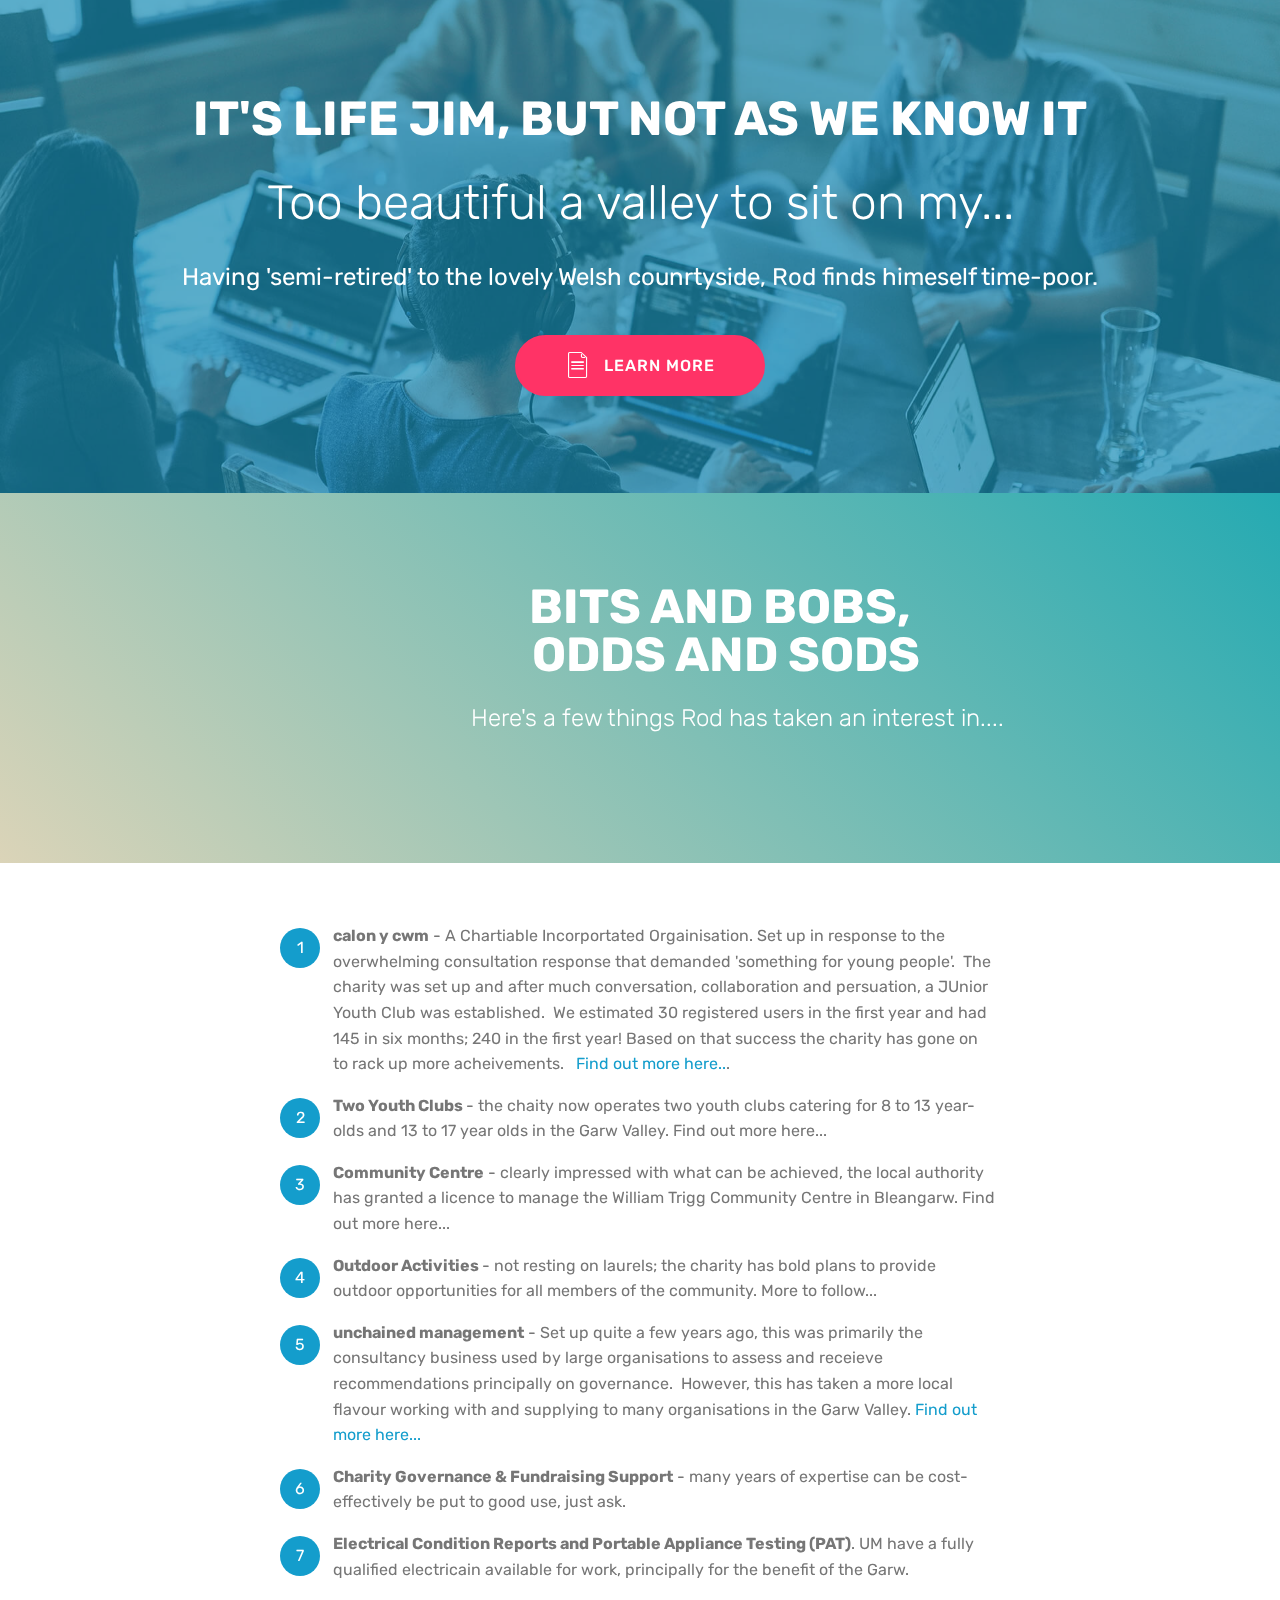
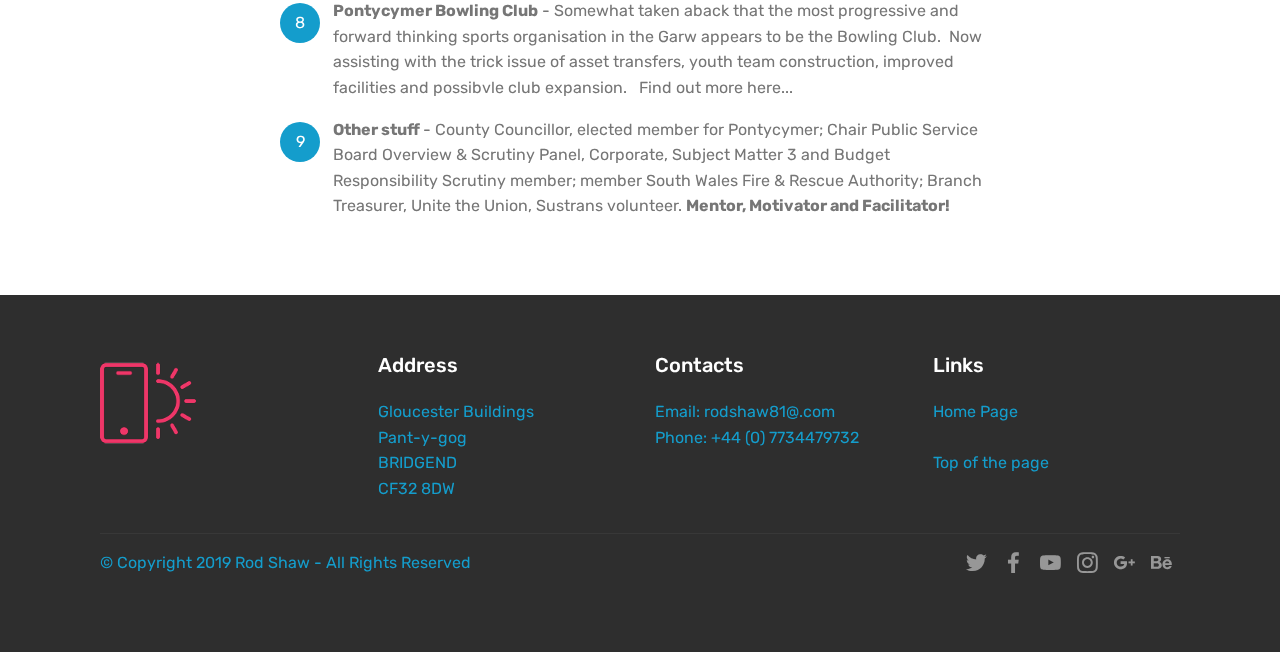
<file: page4.html>
<!DOCTYPE html>
<html  >
<head>
  <!-- Site made with Mobirise Website Builder v4.10.5, https://mobirise.com -->
  <meta charset="UTF-8">
  <meta http-equiv="X-UA-Compatible" content="IE=edge">
  <meta name="generator" content="Mobirise v4.10.5, mobirise.com">
  <meta name="viewport" content="width=device-width, initial-scale=1, minimum-scale=1">
  <link rel="shortcut icon" href="assets/images/logo4.png" type="image/x-icon">
  <meta name="description" content="Site Creator Description">
  
  <title>What's occuring now?</title>
  <link rel="stylesheet" href="assets/web/assets/mobirise-icons/mobirise-icons.css">
  <link rel="stylesheet" href="assets/tether/tether.min.css">
  <link rel="stylesheet" href="assets/bootstrap/css/bootstrap.min.css">
  <link rel="stylesheet" href="assets/bootstrap/css/bootstrap-grid.min.css">
  <link rel="stylesheet" href="assets/bootstrap/css/bootstrap-reboot.min.css">
  <link rel="stylesheet" href="assets/socicon/css/styles.css">
  <link rel="stylesheet" href="assets/theme/css/style.css">
  <link rel="stylesheet" href="assets/mobirise/css/mbr-additional.css" type="text/css">
  
  
  
</head>
<body>
  <section class="header1 cid-rwFeR95uRQ mbr-parallax-background" id="header1-f">

    

    <div class="mbr-overlay" style="opacity: 0.6; background-color: rgb(20, 157, 204);">
    </div>

    <div class="container">
        <div class="row justify-content-md-center">
            <div class="mbr-white col-md-10">
                <h1 class="mbr-section-title align-center mbr-bold pb-3 mbr-fonts-style display-2">
                    IT'S LIFE JIM, BUT NOT AS WE KNOW IT</h1>
                <h3 class="mbr-section-subtitle align-center mbr-light pb-3 mbr-fonts-style display-2">
                    Too beautiful a valley to sit on my...</h3>
                <p class="mbr-text align-center pb-3 mbr-fonts-style display-5">
                    Having 'semi-retired' to the lovely Welsh counrtyside, Rod finds himeself time-poor.</p>
                <div class="mbr-section-btn align-center"><a class="btn btn-md btn-secondary display-4" href="page4.html#content11-g">
                        <span class="mbr-iconfont mbri-file"></span>LEARN MORE</a></div>
            </div>
        </div>
    </div>

</section>

<section class="engine"><a href="https://mobirise.info/f">simple website builder</a></section><section class="mbr-section info2 cid-rwFfUbi1uS" id="info2-i">

    

    

    <div class="container">
        <div class="row main justify-content-center">
            <div class="media-container-column col-12 col-lg-3 col-md-4">
                
            </div>
            <div class="media-container-column title col-12 col-lg-7 col-md-6">
                <h2 class="align-right mbr-bold mbr-white pb-3 mbr-fonts-style display-2">
                    BITS AND BOBS, &nbsp; &nbsp; &nbsp; &nbsp; &nbsp; &nbsp; &nbsp; &nbsp; &nbsp;&nbsp;<br>ODDS AND SODS &nbsp; &nbsp; &nbsp; &nbsp; &nbsp; &nbsp; &nbsp; &nbsp; &nbsp;</h2>
                <h3 class="mbr-section-subtitle align-right mbr-light mbr-white mbr-fonts-style display-5">
                    Here's a few things Rod has taken an interest in.... &nbsp; &nbsp; &nbsp; &nbsp; &nbsp; &nbsp; &nbsp; &nbsp; &nbsp; &nbsp; &nbsp;&nbsp;</h3>
            </div>
        </div>
    </div>
</section>

<section class="mbr-section article content11 cid-rwFfxqySVU" id="content11-g">
     

    <div class="container">
        <div class="media-container-row">
            <div class="mbr-text counter-container col-12 col-md-8 mbr-fonts-style display-7">
                <ol>
                    <li><strong>calon y cwm</strong> - A Chartiable Incorportated Orgainisation. Set up in response to the overwhelming consultation response that demanded 'something for young people'. &nbsp;The charity was set up and after much conversation, collaboration and persuation, a JUnior Youth Club was established. &nbsp;We estimated 30 registered users in the first year and had 145 in six months; 240 in the first year! Based on that success the charity has gone on to rack up more acheivements. &nbsp;&nbsp;<a href="https://www.calonycwm.co.uk" style="font-size: 1rem; background-color: rgb(255, 255, 255);" target="_blank">Find out more here..</a>.</li><li><strong>Two Youth Clubs </strong>- the chaity now operates two youth clubs catering for 8 to 13 year-olds and 13 to 17 year olds in the Garw Valley. Find out more here...</li><li><strong>Community Centre</strong> - clearly impressed with what can be achieved, the local authority has granted a licence to manage the William Trigg Community Centre in Bleangarw. Find out more here...</li><li><strong>Outdoor Activities </strong>- not resting on laurels; the charity has bold plans to provide outdoor opportunities for all members of the community. More to follow...</li>
                    <li><strong>unchained management</strong>&nbsp;- Set up quite a few years ago, this was primarily the consultancy business used by large organisations to assess and receieve recommendations principally on governance. &nbsp;However, this has taken a more local flavour working with and supplying to many organisations in the Garw Valley.&nbsp;<a href="https://www.unchainedmanagementuk.co.uk">Find out more here...</a></li><li><strong>Charity Governance &amp; Fundraising Support</strong> - many years of expertise can be cost-effectively be put to good use, just ask.</li><li><strong>Electrical Condition Reports and Portable Appliance Testing (PAT)</strong>. UM have a fully qualified electricain available for work, principally for the benefit of the Garw.</li>
                    <li><strong>Pontycymer Bowling Club</strong> - Somewhat taken aback that the most progressive and forward thinking sports organisation in the Garw appears to be the Bowling Club. &nbsp;Now assisting with the trick issue of asset transfers, youth team construction, improved facilities and possibvle club expansion. &nbsp; Find out more here...</li><li><strong>Other stuff </strong>- County Councillor, elected member for Pontycymer; Chair Public Service Board Overview &amp; Scrutiny Panel, Corporate, Subject Matter 3 and Budget Responsibility Scrutiny member; member South Wales Fire &amp; Rescue Authority; Branch Treasurer, Unite the Union, Sustrans volunteer. <strong>Mentor, Motivator and Facilitator!</strong></li>
                </ol>
            </div>
        </div>
    </div>
</section>

<section class="cid-rwFmjHZYhO" id="footer1-j">

    

    

    <div class="container">
        <div class="media-container-row content text-white">
            <div class="col-12 col-md-3">
                <div class="media-wrap">
                    <a href="https://mobirise.com/">
                        <img src="assets/images/logo226.png" alt="Mobirise">
                    </a>
                </div>
            </div>
            <div class="col-12 col-md-3 mbr-fonts-style display-7">
                <h5 class="pb-3">
                    Address
                </h5>
                <p class="mbr-text">Gloucester Buildings<br>Pant-y-gog<br>BRIDGEND<br>CF32 8DW</p>
            </div>
            <div class="col-12 col-md-3 mbr-fonts-style display-7">
                <h5 class="pb-3">
                    Contacts
                </h5>
                <p class="mbr-text">
                    Email: rodshaw81@.com
                    <br>Phone: +44 (0) 7734479732 &nbsp; &nbsp; &nbsp; &nbsp; &nbsp; &nbsp; &nbsp; &nbsp; &nbsp; &nbsp;<br><br></p>
            </div>
            <div class="col-12 col-md-3 mbr-fonts-style display-7">
                <h5 class="pb-3">
                    Links
                </h5>
                <p class="mbr-text"><a href="index.html">Home Page</a><br><br><a href="#top">Top of the page</a></p>
            </div>
        </div>
        <div class="footer-lower">
            <div class="media-container-row">
                <div class="col-sm-12">
                    <hr>
                </div>
            </div>
            <div class="media-container-row mbr-white">
                <div class="col-sm-6 copyright">
                    <p class="mbr-text mbr-fonts-style display-7">
                        © Copyright 2019 Rod Shaw - All Rights Reserved
                    </p>
                </div>
                <div class="col-md-6">
                    <div class="social-list align-right">
                        <div class="soc-item">
                            <a href="https://twitter.com/rodshawrodshaw" target="_blank">
                                <span class="mbr-iconfont mbr-iconfont-social socicon-twitter socicon"></span>
                            </a>
                        </div>
                        <div class="soc-item">
                            <a href="https://www.facebook.com/RodShaw" target="_blank">
                                <span class="mbr-iconfont mbr-iconfont-social socicon-facebook socicon"></span>
                            </a>
                        </div>
                        <div class="soc-item">
                            <a href="https://www.youtube.com/c/mobirise" target="_blank">
                                <span class="socicon-youtube socicon mbr-iconfont mbr-iconfont-social"></span>
                            </a>
                        </div>
                        <div class="soc-item">
                            <a href="https://instagram.com/mobirise" target="_blank">
                                <span class="socicon-instagram socicon mbr-iconfont mbr-iconfont-social"></span>
                            </a>
                        </div>
                        <div class="soc-item">
                            <a href="https://plus.google.com/u/0/+Mobirise" target="_blank">
                                <span class="socicon-googleplus socicon mbr-iconfont mbr-iconfont-social"></span>
                            </a>
                        </div>
                        <div class="soc-item">
                            <a href="https://www.behance.net/Mobirise" target="_blank">
                                <span class="socicon-behance socicon mbr-iconfont mbr-iconfont-social"></span>
                            </a>
                        </div>
                    </div>
                </div>
            </div>
        </div>
    </div>
</section>


  <script src="assets/web/assets/jquery/jquery.min.js"></script>
  <script src="assets/popper/popper.min.js"></script>
  <script src="assets/tether/tether.min.js"></script>
  <script src="assets/bootstrap/js/bootstrap.min.js"></script>
  <script src="assets/smoothscroll/smooth-scroll.js"></script>
  <script src="assets/parallax/jarallax.min.js"></script>
  <script src="assets/theme/js/script.js"></script>
  
  
</body>
</html>
</file>
<file: assets/web/assets/mobirise-icons/mobirise-icons.css>
@font-face {
  font-family: 'MobiriseIcons';
  src:  url('mobirise-icons.eot?spat4u');
  src:  url('mobirise-icons.eot?spat4u#iefix') format('embedded-opentype'),
    url('mobirise-icons.ttf?spat4u') format('truetype'),
    url('mobirise-icons.woff?spat4u') format('woff'),
    url('mobirise-icons.svg?spat4u#MobiriseIcons') format('svg');
  font-weight: normal;
  font-style: normal;
}

[class^="mbri-"], [class*=" mbri-"] {
  /* use !important to prevent issues with browser extensions that change fonts */
  font-family: MobiriseIcons !important;
  speak: none;
  font-style: normal;
  font-weight: normal;
  font-variant: normal;
  text-transform: none;
  line-height: 1;

  /* Better Font Rendering =========== */
  -webkit-font-smoothing: antialiased;
  -moz-osx-font-smoothing: grayscale;
}

.mbri-add-submenu:before {
  content: "\e900";
}
.mbri-alert:before {
  content: "\e901";
}
.mbri-align-center:before {
  content: "\e902";
}
.mbri-align-justify:before {
  content: "\e903";
}
.mbri-align-left:before {
  content: "\e904";
}
.mbri-align-right:before {
  content: "\e905";
}
.mbri-android:before {
  content: "\e906";
}
.mbri-apple:before {
  content: "\e907";
}
.mbri-arrow-down:before {
  content: "\e908";
}
.mbri-arrow-next:before {
  content: "\e909";
}
.mbri-arrow-prev:before {
  content: "\e90a";
}
.mbri-arrow-up:before {
  content: "\e90b";
}
.mbri-bold:before {
  content: "\e90c";
}
.mbri-bookmark:before {
  content: "\e90d";
}
.mbri-bootstrap:before {
  content: "\e90e";
}
.mbri-briefcase:before {
  content: "\e90f";
}
.mbri-browse:before {
  content: "\e910";
}
.mbri-bulleted-list:before {
  content: "\e911";
}
.mbri-calendar:before {
  content: "\e912";
}
.mbri-camera:before {
  content: "\e913";
}
.mbri-cart-add:before {
  content: "\e914";
}
.mbri-cart-full:before {
  content: "\e915";
}
.mbri-cash:before {
  content: "\e916";
}
.mbri-change-style:before {
  content: "\e917";
}
.mbri-chat:before {
  content: "\e918";
}
.mbri-clock:before {
  content: "\e919";
}
.mbri-close:before {
  content: "\e91a";
}
.mbri-cloud:before {
  content: "\e91b";
}
.mbri-code:before {
  content: "\e91c";
}
.mbri-contact-form:before {
  content: "\e91d";
}
.mbri-credit-card:before {
  content: "\e91e";
}
.mbri-cursor-click:before {
  content: "\e91f";
}
.mbri-cust-feedback:before {
  content: "\e920";
}
.mbri-database:before {
  content: "\e921";
}
.mbri-delivery:before {
  content: "\e922";
}
.mbri-desktop:before {
  content: "\e923";
}
.mbri-devices:before {
  content: "\e924";
}
.mbri-down:before {
  content: "\e925";
}
.mbri-download:before {
  content: "\e989";
}
.mbri-drag-n-drop:before {
  content: "\e927";
}
.mbri-drag-n-drop2:before {
  content: "\e928";
}
.mbri-edit:before {
  content: "\e929";
}
.mbri-edit2:before {
  content: "\e92a";
}
.mbri-error:before {
  content: "\e92b";
}
.mbri-extension:before {
  content: "\e92c";
}
.mbri-features:before {
  content: "\e92d";
}
.mbri-file:before {
  content: "\e92e";
}
.mbri-flag:before {
  content: "\e92f";
}
.mbri-folder:before {
  content: "\e930";
}
.mbri-gift:before {
  content: "\e931";
}
.mbri-github:before {
  content: "\e932";
}
.mbri-globe:before {
  content: "\e933";
}
.mbri-globe-2:before {
  content: "\e934";
}
.mbri-growing-chart:before {
  content: "\e935";
}
.mbri-hearth:before {
  content: "\e936";
}
.mbri-help:before {
  content: "\e937";
}
.mbri-home:before {
  content: "\e938";
}
.mbri-hot-cup:before {
  content: "\e939";
}
.mbri-idea:before {
  content: "\e93a";
}
.mbri-image-gallery:before {
  content: "\e93b";
}
.mbri-image-slider:before {
  content: "\e93c";
}
.mbri-info:before {
  content: "\e93d";
}
.mbri-italic:before {
  content: "\e93e";
}
.mbri-key:before {
  content: "\e93f";
}
.mbri-laptop:before {
  content: "\e940";
}
.mbri-layers:before {
  content: "\e941";
}
.mbri-left-right:before {
  content: "\e942";
}
.mbri-left:before {
  content: "\e943";
}
.mbri-letter:before {
  content: "\e944";
}
.mbri-like:before {
  content: "\e945";
}
.mbri-link:before {
  content: "\e946";
}
.mbri-lock:before {
  content: "\e947";
}
.mbri-login:before {
  content: "\e948";
}
.mbri-logout:before {
  content: "\e949";
}
.mbri-magic-stick:before {
  content: "\e94a";
}
.mbri-map-pin:before {
  content: "\e94b";
}
.mbri-menu:before {
  content: "\e94c";
}
.mbri-mobile:before {
  content: "\e94d";
}
.mbri-mobile2:before {
  content: "\e94e";
}
.mbri-mobirise:before {
  content: "\e94f";
}
.mbri-more-horizontal:before {
  content: "\e950";
}
.mbri-more-vertical:before {
  content: "\e951";
}
.mbri-music:before {
  content: "\e952";
}
.mbri-new-file:before {
  content: "\e953";
}
.mbri-numbered-list:before {
  content: "\e954";
}
.mbri-opened-folder:before {
  content: "\e955";
}
.mbri-pages:before {
  content: "\e956";
}
.mbri-paper-plane:before {
  content: "\e957";
}
.mbri-paperclip:before {
  content: "\e958";
}
.mbri-photo:before {
  content: "\e959";
}
.mbri-photos:before {
  content: "\e95a";
}
.mbri-pin:before {
  content: "\e95b";
}
.mbri-play:before {
  content: "\e95c";
}
.mbri-plus:before {
  content: "\e95d";
}
.mbri-preview:before {
  content: "\e95e";
}
.mbri-print:before {
  content: "\e95f";
}
.mbri-protect:before {
  content: "\e960";
}
.mbri-question:before {
  content: "\e961";
}
.mbri-quote-left:before {
  content: "\e962";
}
.mbri-quote-right:before {
  content: "\e963";
}
.mbri-refresh:before {
  content: "\e964";
}
.mbri-responsive:before {
  content: "\e965";
}
.mbri-right:before {
  content: "\e966";
}
.mbri-rocket:before {
  content: "\e967";
}
.mbri-sad-face:before {
  content: "\e968";
}
.mbri-sale:before {
  content: "\e969";
}
.mbri-save:before {
  content: "\e96a";
}
.mbri-search:before {
  content: "\e96b";
}
.mbri-setting:before {
  content: "\e96c";
}
.mbri-setting2:before {
  content: "\e96d";
}
.mbri-setting3:before {
  content: "\e96e";
}
.mbri-share:before {
  content: "\e96f";
}
.mbri-shopping-bag:before {
  content: "\e970";
}
.mbri-shopping-basket:before {
  content: "\e971";
}
.mbri-shopping-cart:before {
  content: "\e972";
}
.mbri-sites:before {
  content: "\e973";
}
.mbri-smile-face:before {
  content: "\e974";
}
.mbri-speed:before {
  content: "\e975";
}
.mbri-star:before {
  content: "\e976";
}
.mbri-success:before {
  content: "\e977";
}
.mbri-sun:before {
  content: "\e978";
}
.mbri-sun2:before {
  content: "\e979";
}
.mbri-tablet:before {
  content: "\e97a";
}
.mbri-tablet-vertical:before {
  content: "\e97b";
}
.mbri-target:before {
  content: "\e97c";
}
.mbri-timer:before {
  content: "\e97d";
}
.mbri-to-ftp:before {
  content: "\e97e";
}
.mbri-to-local-drive:before {
  content: "\e97f";
}
.mbri-touch-swipe:before {
  content: "\e980";
}
.mbri-touch:before {
  content: "\e981";
}
.mbri-trash:before {
  content: "\e982";
}
.mbri-underline:before {
  content: "\e983";
}
.mbri-unlink:before {
  content: "\e984";
}
.mbri-unlock:before {
  content: "\e985";
}
.mbri-up-down:before {
  content: "\e986";
}
.mbri-up:before {
  content: "\e987";
}
.mbri-update:before {
  content: "\e988";
}
.mbri-upload:before {
 content: "\e926"; 
}
.mbri-user:before {
  content: "\e98a";
}
.mbri-user2:before {
  content: "\e98b";
}
.mbri-users:before {
  content: "\e98c";
}
.mbri-video:before {
  content: "\e98d";
}
.mbri-video-play:before {
  content: "\e98e";
}
.mbri-watch:before {
  content: "\e98f";
}
.mbri-website-theme:before {
  content: "\e990";
}
.mbri-wifi:before {
  content: "\e991";
}
.mbri-windows:before {
  content: "\e992";
}
.mbri-zoom-out:before {
  content: "\e993";
}
.mbri-redo:before {
  content: "\e994";
}
.mbri-undo:before {
  content: "\e995";
}
</file>
<file: assets/socicon/css/styles.css>
@charset "UTF-8";

@font-face {
  font-family: "socicon";
  src:url("../fonts/socicon.eot");
  src:url("../fonts/socicon.eot?#iefix") format("embedded-opentype"),
    url("../fonts/socicon.woff") format("woff"),
    url("../fonts/socicon.ttf") format("truetype"),
    url("../fonts/socicon.svg#socicon") format("svg");
  font-weight: normal;
  font-style: normal;

}

[data-icon]:before {
  font-family: "socicon" !important;
  content: attr(data-icon);
  font-style: normal !important;
  font-weight: normal !important;
  font-variant: normal !important;
  text-transform: none !important;
  speak: none;
  line-height: 1;
  -webkit-font-smoothing: antialiased;
  -moz-osx-font-smoothing: grayscale;
}

[class^="socicon-"]:before,
[class*=" socicon-"]:before {
  font-family: "socicon" !important;
  font-style: normal !important;
  font-weight: normal !important;
  font-variant: normal !important;
  text-transform: none !important;
  speak: none;
  line-height: 1;
  -webkit-font-smoothing: antialiased;
  -moz-osx-font-smoothing: grayscale;
}

.socicon-modelmayhem:before {
  content: "\e000";
}
.socicon-mixcloud:before {
  content: "\e001";
}
.socicon-drupal:before {
  content: "\e002";
}
.socicon-swarm:before {
  content: "\e003";
}
.socicon-istock:before {
  content: "\e004";
}
.socicon-yammer:before {
  content: "\e005";
}
.socicon-ello:before {
  content: "\e006";
}
.socicon-stackoverflow:before {
  content: "\e007";
}
.socicon-persona:before {
  content: "\e008";
}
.socicon-triplej:before {
  content: "\e009";
}
.socicon-houzz:before {
  content: "\e00a";
}
.socicon-rss:before {
  content: "\e00b";
}
.socicon-paypal:before {
  content: "\e00c";
}
.socicon-odnoklassniki:before {
  content: "\e00d";
}
.socicon-airbnb:before {
  content: "\e00e";
}
.socicon-periscope:before {
  content: "\e00f";
}
.socicon-outlook:before {
  content: "\e010";
}
.socicon-coderwall:before {
  content: "\e011";
}
.socicon-tripadvisor:before {
  content: "\e012";
}
.socicon-appnet:before {
  content: "\e013";
}
.socicon-goodreads:before {
  content: "\e014";
}
.socicon-tripit:before {
  content: "\e015";
}
.socicon-lanyrd:before {
  content: "\e016";
}
.socicon-slideshare:before {
  content: "\e017";
}
.socicon-buffer:before {
  content: "\e018";
}
.socicon-disqus:before {
  content: "\e019";
}
.socicon-vkontakte:before {
  content: "\e01a";
}
.socicon-whatsapp:before {
  content: "\e01b";
}
.socicon-patreon:before {
  content: "\e01c";
}
.socicon-storehouse:before {
  content: "\e01d";
}
.socicon-pocket:before {
  content: "\e01e";
}
.socicon-mail:before {
  content: "\e01f";
}
.socicon-blogger:before {
  content: "\e020";
}
.socicon-technorati:before {
  content: "\e021";
}
.socicon-reddit:before {
  content: "\e022";
}
.socicon-dribbble:before {
  content: "\e023";
}
.socicon-stumbleupon:before {
  content: "\e024";
}
.socicon-digg:before {
  content: "\e025";
}
.socicon-envato:before {
  content: "\e026";
}
.socicon-behance:before {
  content: "\e027";
}
.socicon-delicious:before {
  content: "\e028";
}
.socicon-deviantart:before {
  content: "\e029";
}
.socicon-forrst:before {
  content: "\e02a";
}
.socicon-play:before {
  content: "\e02b";
}
.socicon-zerply:before {
  content: "\e02c";
}
.socicon-wikipedia:before {
  content: "\e02d";
}
.socicon-apple:before {
  content: "\e02e";
}
.socicon-flattr:before {
  content: "\e02f";
}
.socicon-github:before {
  content: "\e030";
}
.socicon-renren:before {
  content: "\e031";
}
.socicon-friendfeed:before {
  content: "\e032";
}
.socicon-newsvine:before {
  content: "\e033";
}
.socicon-identica:before {
  content: "\e034";
}
.socicon-bebo:before {
  content: "\e035";
}
.socicon-zynga:before {
  content: "\e036";
}
.socicon-steam:before {
  content: "\e037";
}
.socicon-xbox:before {
  content: "\e038";
}
.socicon-windows:before {
  content: "\e039";
}
.socicon-qq:before {
  content: "\e03a";
}
.socicon-douban:before {
  content: "\e03b";
}
.socicon-meetup:before {
  content: "\e03c";
}
.socicon-playstation:before {
  content: "\e03d";
}
.socicon-android:before {
  content: "\e03e";
}
.socicon-snapchat:before {
  content: "\e03f";
}
.socicon-twitter:before {
  content: "\e040";
}
.socicon-facebook:before {
  content: "\e041";
}
.socicon-googleplus:before {
  content: "\e042";
}
.socicon-pinterest:before {
  content: "\e043";
}
.socicon-foursquare:before {
  content: "\e044";
}
.socicon-yahoo:before {
  content: "\e045";
}
.socicon-skype:before {
  content: "\e046";
}
.socicon-yelp:before {
  content: "\e047";
}
.socicon-feedburner:before {
  content: "\e048";
}
.socicon-linkedin:before {
  content: "\e049";
}
.socicon-viadeo:before {
  content: "\e04a";
}
.socicon-xing:before {
  content: "\e04b";
}
.socicon-myspace:before {
  content: "\e04c";
}
.socicon-soundcloud:before {
  content: "\e04d";
}
.socicon-spotify:before {
  content: "\e04e";
}
.socicon-grooveshark:before {
  content: "\e04f";
}
.socicon-lastfm:before {
  content: "\e050";
}
.socicon-youtube:before {
  content: "\e051";
}
.socicon-vimeo:before {
  content: "\e052";
}
.socicon-dailymotion:before {
  content: "\e053";
}
.socicon-vine:before {
  content: "\e054";
}
.socicon-flickr:before {
  content: "\e055";
}
.socicon-500px:before {
  content: "\e056";
}
.socicon-wordpress:before {
  content: "\e058";
}
.socicon-tumblr:before {
  content: "\e059";
}
.socicon-twitch:before {
  content: "\e05a";
}
.socicon-8tracks:before {
  content: "\e05b";
}
.socicon-amazon:before {
  content: "\e05c";
}
.socicon-icq:before {
  content: "\e05d";
}
.socicon-smugmug:before {
  content: "\e05e";
}
.socicon-ravelry:before {
  content: "\e05f";
}
.socicon-weibo:before {
  content: "\e060";
}
.socicon-baidu:before {
  content: "\e061";
}
.socicon-angellist:before {
  content: "\e062";
}
.socicon-ebay:before {
  content: "\e063";
}
.socicon-imdb:before {
  content: "\e064";
}
.socicon-stayfriends:before {
  content: "\e065";
}
.socicon-residentadvisor:before {
  content: "\e066";
}
.socicon-google:before {
  content: "\e067";
}
.socicon-yandex:before {
  content: "\e068";
}
.socicon-sharethis:before {
  content: "\e069";
}
.socicon-bandcamp:before {
  content: "\e06a";
}
.socicon-itunes:before {
  content: "\e06b";
}
.socicon-deezer:before {
  content: "\e06c";
}
.socicon-telegram:before {
  content: "\e06e";
}
.socicon-openid:before {
  content: "\e06f";
}
.socicon-amplement:before {
  content: "\e070";
}
.socicon-viber:before {
  content: "\e071";
}
.socicon-zomato:before {
  content: "\e072";
}
.socicon-draugiem:before {
  content: "\e074";
}
.socicon-endomodo:before {
  content: "\e075";
}
.socicon-filmweb:before {
  content: "\e076";
}
.socicon-stackexchange:before {
  content: "\e077";
}
.socicon-wykop:before {
  content: "\e078";
}
.socicon-teamspeak:before {
  content: "\e079";
}
.socicon-teamviewer:before {
  content: "\e07a";
}
.socicon-ventrilo:before {
  content: "\e07b";
}
.socicon-younow:before {
  content: "\e07c";
}
.socicon-raidcall:before {
  content: "\e07d";
}
.socicon-mumble:before {
  content: "\e07e";
}
.socicon-medium:before {
  content: "\e06d";
}
.socicon-bebee:before {
  content: "\e07f";
}
.socicon-hitbox:before {
  content: "\e080";
}
.socicon-reverbnation:before {
  content: "\e081";
}
.socicon-formulr:before {
  content: "\e082";
}
.socicon-instagram:before {
  content: "\e057";
}
.socicon-battlenet:before {
  content: "\e083";
}
.socicon-chrome:before {
  content: "\e084";
}
.socicon-discord:before {
  content: "\e086";
}
.socicon-issuu:before {
  content: "\e087";
}
.socicon-macos:before {
  content: "\e088";
}
.socicon-firefox:before {
  content: "\e089";
}
.socicon-opera:before {
  content: "\e08d";
}
.socicon-keybase:before {
  content: "\e090";
}
.socicon-alliance:before {
  content: "\e091";
}
.socicon-livejournal:before {
  content: "\e092";
}
.socicon-googlephotos:before {
  content: "\e093";
}
.socicon-horde:before {
  content: "\e094";
}
.socicon-etsy:before {
  content: "\e095";
}
.socicon-zapier:before {
  content: "\e096";
}
.socicon-google-scholar:before {
  content: "\e097";
}
.socicon-researchgate:before {
  content: "\e098";
}
.socicon-wechat:before {
  content: "\e099";
}
.socicon-strava:before {
  content: "\e09a";
}
.socicon-line:before {
  content: "\e09b";
}
.socicon-lyft:before {
  content: "\e09c";
}
.socicon-uber:before {
  content: "\e09d";
}
.socicon-songkick:before {
  content: "\e09e";
}
.socicon-viewbug:before {
  content: "\e09f";
}
.socicon-googlegroups:before {
  content: "\e0a0";
}
.socicon-quora:before {
  content: "\e073";
}
.socicon-diablo:before {
  content: "\e085";
}
.socicon-blizzard:before {
  content: "\e0a1";
}
.socicon-hearthstone:before {
  content: "\e08b";
}
.socicon-heroes:before {
  content: "\e08a";
}
.socicon-overwatch:before {
  content: "\e08c";
}
.socicon-warcraft:before {
  content: "\e08e";
}
.socicon-starcraft:before {
  content: "\e08f";
}
.socicon-beam:before {
  content: "\e0a2";
}
.socicon-curse:before {
  content: "\e0a3";
}
.socicon-player:before {
  content: "\e0a4";
}
.socicon-streamjar:before {
  content: "\e0a5";
}
.socicon-nintendo:before {
  content: "\e0a6";
}
.socicon-hellocoton:before {
  content: "\e0a7";
}
</file>
<file: assets/theme/css/style.css>
/*!
 * Mobirise v4 theme (https://mobirise.com/)
 * Copyright 2017 Mobirise
 */
section {
  background-color: #eeeeee; }

section,
.container,
.container-fluid {
  position: relative;
  word-wrap: break-word; }

a.mbr-iconfont:hover {
  text-decoration: none; }

.article .lead p, .article .lead ul, .article .lead ol, .article .lead pre, .article .lead blockquote {
  margin-bottom: 0; }

a {
  font-style: normal;
  font-weight: 400;
  cursor: pointer; }
  a, a:hover {
    text-decoration: none; }

figure {
  margin-bottom: 0; }

body {
  color: #232323; }

h1, h2, h3, h4, h5, h6,
.h1, .h2, .h3, .h4, .h5, .h6,
.display-1, .display-2, .display-3, .display-4 {
  line-height: 1;
  word-break: break-word;
  word-wrap: break-word; }

b, strong {
  font-weight: bold; }

blockquote {
  padding: 10px 0 10px 20px;
  position: relative;
  border-left: 2px solid;
  border-color: #ff3366; }

input:-webkit-autofill, input:-webkit-autofill:hover, input:-webkit-autofill:focus, input:-webkit-autofill:active {
  transition-delay: 9999s;
  transition-property: background-color, color; }

textarea[type="hidden"] {
  display: none; }

body {
  position: relative; }

section {
  background-position: 50% 50%;
  background-repeat: no-repeat;
  background-size: cover; }
  section .mbr-background-video,
  section .mbr-background-video-preview {
    position: absolute;
    bottom: 0;
    left: 0;
    right: 0;
    top: 0; }

.hidden {
  visibility: hidden; }

.mbr-z-index20 {
  z-index: 20; }

/*! Base colors */
.mbr-white {
  color: #ffffff; }

.mbr-black {
  color: #000000; }

.mbr-bg-white {
  background-color: #ffffff; }

.mbr-bg-black {
  background-color: #000000; }

/*! Text-aligns */
.align-left {
  text-align: left; }

.align-center {
  text-align: center; }

.align-right {
  text-align: right; }

@media (max-width: 767px) {
  .align-left, .align-center, .align-right, .mbr-section-btn, .mbr-section-title {
    text-align: center; } }
/*! Font-weight  */
.mbr-light {
  font-weight: 300; }

.mbr-regular {
  font-weight: 400; }

.mbr-semibold {
  font-weight: 500; }

.mbr-bold {
  font-weight: 700; }

/*! Media  */
.media-size-item {
  -webkit-flex: 1 1 auto;
  -moz-flex: 1 1 auto;
  -ms-flex: 1 1 auto;
  -o-flex: 1 1 auto;
  flex: 1 1 auto; }

.media-content {
  -webkit-flex-basis: 100%;
  flex-basis: 100%; }

.media-container-row {
  display: -ms-flexbox;
  display: -webkit-flex;
  display: flex;
  -webkit-flex-direction: row;
  -ms-flex-direction: row;
  flex-direction: row;
  -webkit-flex-wrap: wrap;
  -ms-flex-wrap: wrap;
  flex-wrap: wrap;
  -webkit-justify-content: center;
  -ms-flex-pack: center;
  justify-content: center;
  -webkit-align-content: center;
  -ms-flex-line-pack: center;
  align-content: center;
  -webkit-align-items: start;
  -ms-flex-align: start;
  align-items: start; }
  .media-container-row .media-size-item {
    width: 400px; }

.media-container-column {
  display: -ms-flexbox;
  display: -webkit-flex;
  display: flex;
  -webkit-flex-direction: column;
  -ms-flex-direction: column;
  flex-direction: column;
  -webkit-flex-wrap: wrap;
  -ms-flex-wrap: wrap;
  flex-wrap: wrap;
  -webkit-justify-content: center;
  -ms-flex-pack: center;
  justify-content: center;
  -webkit-align-content: center;
  -ms-flex-line-pack: center;
  align-content: center;
  -webkit-align-items: stretch;
  -ms-flex-align: stretch;
  align-items: stretch; }
  .media-container-column > * {
    width: 100%; }

@media (min-width: 992px) {
  .media-container-row {
    -webkit-flex-wrap: nowrap;
    -ms-flex-wrap: nowrap;
    flex-wrap: nowrap; } }
figure {
  overflow: hidden; }

figure[mbr-media-size] {
  transition: width 0.1s; }

.mbr-figure img, .mbr-figure iframe {
  display: block;
  width: 100%; }

.card {
  background-color: transparent;
  border: none; }

.card-box {
  width: 100%; }

.card-img {
  text-align: center;
  flex-shrink: 0;
  -webkit-flex-shrink: 0; }

.media {
  max-width: 100%;
  margin: 0 auto; }

.mbr-figure {
  -ms-flex-item-align: center;
  -ms-grid-row-align: center;
  -webkit-align-self: center;
  align-self: center; }

.media-container > div {
  max-width: 100%; }

.mbr-figure img, .card-img img {
  width: 100%; }

@media (max-width: 991px) {
  .media-size-item {
    width: auto !important; }

  .media {
    width: auto; }

  .mbr-figure {
    width: 100% !important; } }
/*! Buttons */
.mbr-section-btn {
  margin-left: -.25rem;
  margin-right: -.25rem;
  font-size: 0; }

nav .mbr-section-btn {
  margin-left: 0rem;
  margin-right: 0rem; }

/*! Btn icon margin */
.btn .mbr-iconfont, .btn.btn-sm .mbr-iconfont {
  cursor: pointer;
  margin-right: 0.5rem; }

.btn.btn-md .mbr-iconfont, .btn.btn-md .mbr-iconfont {
  margin-right: 0.8rem; }

.mbr-regular {
  font-weight: 400; }

.mbr-semibold {
  font-weight: 500; }

.mbr-bold {
  font-weight: 700; }

[type="submit"] {
  -webkit-appearance: none; }

/*! Full-screen */
.mbr-fullscreen .mbr-overlay {
  min-height: 100vh; }

.mbr-fullscreen {
  display: flex;
  display: -webkit-flex;
  display: -moz-flex;
  display: -ms-flex;
  display: -o-flex;
  align-items: center;
  -webkit-align-items: center;
  min-height: 100vh;
  padding-top: 3rem;
  padding-bottom: 3rem; }

/*! Map */
.map {
  height: 25rem;
  position: relative; }
  .map iframe {
    width: 100%;
    height: 100%; }

/* Form */
.form-asterisk {
  font-family: initial;
  position: absolute;
  top: -2px;
  font-weight: normal; }

/*! Scroll to top arrow */
.mbr-arrow-up {
  bottom: 25px;
  right: 90px;
  position: fixed;
  text-align: right;
  z-index: 5000;
  color: #ffffff;
  font-size: 32px;
  transform: rotate(180deg);
  -webkit-transform: rotate(180deg); }

.mbr-arrow-up a {
  background: rgba(0, 0, 0, 0.2);
  border-radius: 3px;
  color: #fff;
  display: inline-block;
  height: 60px;
  width: 60px;
  outline-style: none !important;
  position: relative;
  text-decoration: none;
  transition: all .3s ease-in-out;
  cursor: pointer;
  text-align: center; }
  .mbr-arrow-up a:hover {
    background-color: rgba(0, 0, 0, 0.4); }
  .mbr-arrow-up a i {
    line-height: 60px; }

.mbr-arrow-up-icon {
  display: block;
  color: #fff; }

.mbr-arrow-up-icon::before {
  content: "\203a";
  display: inline-block;
  font-family: serif;
  font-size: 32px;
  line-height: 1;
  font-style: normal;
  position: relative;
  top: 6px;
  left: -4px;
  -webkit-transform: rotate(-90deg);
  transform: rotate(-90deg); }

/*! Arrow Down */
.mbr-arrow {
  position: absolute;
  bottom: 45px;
  left: 50%;
  width: 60px;
  height: 60px;
  cursor: pointer;
  background-color: rgba(80, 80, 80, 0.5);
  border-radius: 50%;
  -webkit-transform: translateX(-50%);
  transform: translateX(-50%); }
  .mbr-arrow > a {
    display: inline-block;
    text-decoration: none;
    outline-style: none;
    -webkit-animation: arrowdown 1.7s ease-in-out infinite;
    animation: arrowdown 1.7s ease-in-out infinite; }
    .mbr-arrow > a > i {
      position: absolute;
      top: -2px;
      left: 15px;
      font-size: 2rem; }

@keyframes arrowdown {
  0% {
    transform: translateY(0px);
    -webkit-transform: translateY(0px); }
  50% {
    transform: translateY(-5px);
    -webkit-transform: translateY(-5px); }
  100% {
    transform: translateY(0px);
    -webkit-transform: translateY(0px); } }
@-webkit-keyframes arrowdown {
  0% {
    transform: translateY(0px);
    -webkit-transform: translateY(0px); }
  50% {
    transform: translateY(-5px);
    -webkit-transform: translateY(-5px); }
  100% {
    transform: translateY(0px);
    -webkit-transform: translateY(0px); } }
@media (max-width: 500px) {
  .mbr-arrow-up {
    left: 50%;
    right: auto;
    transform: translateX(-50%) rotate(180deg);
    -webkit-transform: translateX(-50%) rotate(180deg); } }
/*Gradients animation*/
@keyframes gradient-animation {
  from {
    background-position: 0% 100%;
    animation-timing-function: ease-in-out; }
  to {
    background-position: 100% 0%;
    animation-timing-function: ease-in-out; } }
@-webkit-keyframes gradient-animation {
  from {
    background-position: 0% 100%;
    animation-timing-function: ease-in-out; }
  to {
    background-position: 100% 0%;
    animation-timing-function: ease-in-out; } }
.bg-gradient {
  background-size: 200% 200%;
  animation: gradient-animation 5s infinite alternate;
  -webkit-animation: gradient-animation 5s infinite alternate; }

.menu .navbar-brand {
  display: -webkit-flex; }
  .menu .navbar-brand span {
    display: flex;
    display: -webkit-flex; }
  .menu .navbar-brand .navbar-caption-wrap {
    display: -webkit-flex; }
  .menu .navbar-brand .navbar-logo img {
    display: -webkit-flex; }
@media (min-width: 768px) and (max-width: 991px) {
  .menu .navbar-toggleable-sm .navbar-nav {
    display: -webkit-box;
    display: -webkit-flex;
    display: -ms-flexbox; } }
@media (max-width: 991px) {
  .menu .navbar-collapse {
    max-height: 93.5vh; }
    .menu .navbar-collapse.show {
      overflow: auto; } }
@media (min-width: 992px) {
  .menu .navbar-nav.nav-dropdown {
    display: -webkit-flex; }
  .menu .navbar-toggleable-sm .navbar-collapse {
    display: -webkit-flex !important; } }
@media (max-width: 767px) {
  .menu .navbar-collapse {
    max-height: 80vh; } }

.navbar {
  display: -webkit-flex;
  -webkit-flex-wrap: wrap;
  -webkit-align-items: center;
  -webkit-justify-content: space-between; }

.navbar-collapse {
  -webkit-flex-basis: 100%;
  -webkit-flex-grow: 1;
  -webkit-align-items: center; }

.nav-dropdown .link {
  padding: .667em 1.667em !important;
  margin: 0 !important; }

.nav {
  display: -webkit-flex;
  -webkit-flex-wrap: wrap; }

.row {
  display: -webkit-flex;
  -webkit-flex-wrap: wrap; }

.justify-content-center {
  -webkit-justify-content: center; }

.form-inline {
  display: -webkit-flex;
  -webkit-flex-flow: row wrap;
  -webkit-align-items: center; }

.card-wrapper {
  -webkit-flex: 1; }

.carousel-control {
  z-index: 10;
  display: -webkit-flex;
  -webkit-align-items: center;
  -webkit-justify-content: center; }

.carousel-controls {
  display: -webkit-flex; }

.media {
  display: -webkit-flex; }

.form-group:focus {
  outline: none; }

.jq-selectbox__select {
  padding: 1.07em .5em;
  position: absolute;
  top: 0;
  left: 0;
  width: 100%; }

.jq-selectbox__dropdown {
  position: absolute;
  top: 100% !important;
  left: 0 !important;
  width: 100% !important; }

.jq-selectbox__trigger-arrow {
  transform: translateY(-50%); }

.jq-selectbox li {
  padding: 1.07em .5em; }

input[type="range"] {
  padding-left: 0 !important;
  padding-right: 0 !important; }

.modal-dialog, .modal-content {
  height: 100%; }

.modal-dialog .carousel-inner {
  height: 100%;
  height: -webkit-fill-available;
  height: fill-available; }

.carousel-item {
  text-align: center; }

.carousel-item img {
  margin: auto; }

/*# sourceMappingURL=style.css.map */
.engine {
	position: absolute;
	text-indent: -2400px;
	text-align: center;
	padding: 0;
	top: 0;
	left: -2400px;
}
</file>
<file: assets/mobirise/css/mbr-additional.css>
@import url(https://fonts.googleapis.com/css?family=Rubik:300,300i,400,400i,500,500i,700,700i,900,900i);





body {
  font-style: normal;
  line-height: 1.5;
}
.mbr-section-title {
  font-style: normal;
  line-height: 1.2;
}
.mbr-section-subtitle {
  line-height: 1.3;
}
.mbr-text {
  font-style: normal;
  line-height: 1.6;
}
.display-1 {
  font-family: 'Rubik', sans-serif;
  font-size: 4.25rem;
}
.display-1 > .mbr-iconfont {
  font-size: 6.8rem;
}
.display-2 {
  font-family: 'Rubik', sans-serif;
  font-size: 3rem;
}
.display-2 > .mbr-iconfont {
  font-size: 4.8rem;
}
.display-4 {
  font-family: 'Rubik', sans-serif;
  font-size: 1rem;
}
.display-4 > .mbr-iconfont {
  font-size: 1.6rem;
}
.display-5 {
  font-family: 'Rubik', sans-serif;
  font-size: 1.5rem;
}
.display-5 > .mbr-iconfont {
  font-size: 2.4rem;
}
.display-7 {
  font-family: 'Rubik', sans-serif;
  font-size: 1rem;
}
.display-7 > .mbr-iconfont {
  font-size: 1.6rem;
}
/* ---- Fluid typography for mobile devices ---- */
/* 1.4 - font scale ratio ( bootstrap == 1.42857 ) */
/* 100vw - current viewport width */
/* (48 - 20)  48 == 48rem == 768px, 20 == 20rem == 320px(minimal supported viewport) */
/* 0.65 - min scale variable, may vary */
@media (max-width: 768px) {
  .display-1 {
    font-size: 3.4rem;
    font-size: calc( 2.1374999999999997rem + (4.25 - 2.1374999999999997) * ((100vw - 20rem) / (48 - 20)));
    line-height: calc( 1.4 * (2.1374999999999997rem + (4.25 - 2.1374999999999997) * ((100vw - 20rem) / (48 - 20))));
  }
  .display-2 {
    font-size: 2.4rem;
    font-size: calc( 1.7rem + (3 - 1.7) * ((100vw - 20rem) / (48 - 20)));
    line-height: calc( 1.4 * (1.7rem + (3 - 1.7) * ((100vw - 20rem) / (48 - 20))));
  }
  .display-4 {
    font-size: 0.8rem;
    font-size: calc( 1rem + (1 - 1) * ((100vw - 20rem) / (48 - 20)));
    line-height: calc( 1.4 * (1rem + (1 - 1) * ((100vw - 20rem) / (48 - 20))));
  }
  .display-5 {
    font-size: 1.2rem;
    font-size: calc( 1.175rem + (1.5 - 1.175) * ((100vw - 20rem) / (48 - 20)));
    line-height: calc( 1.4 * (1.175rem + (1.5 - 1.175) * ((100vw - 20rem) / (48 - 20))));
  }
}
/* Buttons */
.btn {
  font-weight: 500;
  border-width: 2px;
  font-style: normal;
  letter-spacing: 1px;
  margin: .4rem .8rem;
  white-space: normal;
  -webkit-transition: all 0.3s ease-in-out;
  -moz-transition: all 0.3s ease-in-out;
  transition: all 0.3s ease-in-out;
  display: inline-flex;
  align-items: center;
  justify-content: center;
  word-break: break-word;
  -webkit-align-items: center;
  -webkit-justify-content: center;
  display: -webkit-inline-flex;
  padding: 1rem 3rem;
  border-radius: 3px;
}
.btn-sm {
  font-weight: 500;
  letter-spacing: 1px;
  -webkit-transition: all 0.3s ease-in-out;
  -moz-transition: all 0.3s ease-in-out;
  transition: all 0.3s ease-in-out;
  padding: 0.6rem 1.5rem;
  border-radius: 3px;
}
.btn-md {
  font-weight: 500;
  letter-spacing: 1px;
  margin: .4rem .8rem !important;
  -webkit-transition: all 0.3s ease-in-out;
  -moz-transition: all 0.3s ease-in-out;
  transition: all 0.3s ease-in-out;
  padding: 1rem 3rem;
  border-radius: 3px;
}
.btn-lg {
  font-weight: 500;
  letter-spacing: 1px;
  margin: .4rem .8rem !important;
  -webkit-transition: all 0.3s ease-in-out;
  -moz-transition: all 0.3s ease-in-out;
  transition: all 0.3s ease-in-out;
  padding: 1.2rem 3.2rem;
  border-radius: 3px;
}
.bg-primary {
  background-color: #149dcc !important;
}
.bg-success {
  background-color: #f7ed4a !important;
}
.bg-info {
  background-color: #82786e !important;
}
.bg-warning {
  background-color: #879a9f !important;
}
.bg-danger {
  background-color: #b1a374 !important;
}
.btn-primary,
.btn-primary:active {
  background-color: #149dcc !important;
  border-color: #149dcc !important;
  color: #ffffff !important;
}
.btn-primary:hover,
.btn-primary:focus,
.btn-primary.focus,
.btn-primary.active {
  color: #ffffff !important;
  background-color: #0d6786 !important;
  border-color: #0d6786 !important;
}
.btn-primary.disabled,
.btn-primary:disabled {
  color: #ffffff !important;
  background-color: #0d6786 !important;
  border-color: #0d6786 !important;
}
.btn-secondary,
.btn-secondary:active {
  background-color: #ff3366 !important;
  border-color: #ff3366 !important;
  color: #ffffff !important;
}
.btn-secondary:hover,
.btn-secondary:focus,
.btn-secondary.focus,
.btn-secondary.active {
  color: #ffffff !important;
  background-color: #e50039 !important;
  border-color: #e50039 !important;
}
.btn-secondary.disabled,
.btn-secondary:disabled {
  color: #ffffff !important;
  background-color: #e50039 !important;
  border-color: #e50039 !important;
}
.btn-info,
.btn-info:active {
  background-color: #82786e !important;
  border-color: #82786e !important;
  color: #ffffff !important;
}
.btn-info:hover,
.btn-info:focus,
.btn-info.focus,
.btn-info.active {
  color: #ffffff !important;
  background-color: #59524b !important;
  border-color: #59524b !important;
}
.btn-info.disabled,
.btn-info:disabled {
  color: #ffffff !important;
  background-color: #59524b !important;
  border-color: #59524b !important;
}
.btn-success,
.btn-success:active {
  background-color: #f7ed4a !important;
  border-color: #f7ed4a !important;
  color: #3f3c03 !important;
}
.btn-success:hover,
.btn-success:focus,
.btn-success.focus,
.btn-success.active {
  color: #3f3c03 !important;
  background-color: #eadd0a !important;
  border-color: #eadd0a !important;
}
.btn-success.disabled,
.btn-success:disabled {
  color: #3f3c03 !important;
  background-color: #eadd0a !important;
  border-color: #eadd0a !important;
}
.btn-warning,
.btn-warning:active {
  background-color: #879a9f !important;
  border-color: #879a9f !important;
  color: #ffffff !important;
}
.btn-warning:hover,
.btn-warning:focus,
.btn-warning.focus,
.btn-warning.active {
  color: #ffffff !important;
  background-color: #617479 !important;
  border-color: #617479 !important;
}
.btn-warning.disabled,
.btn-warning:disabled {
  color: #ffffff !important;
  background-color: #617479 !important;
  border-color: #617479 !important;
}
.btn-danger,
.btn-danger:active {
  background-color: #b1a374 !important;
  border-color: #b1a374 !important;
  color: #ffffff !important;
}
.btn-danger:hover,
.btn-danger:focus,
.btn-danger.focus,
.btn-danger.active {
  color: #ffffff !important;
  background-color: #8b7d4e !important;
  border-color: #8b7d4e !important;
}
.btn-danger.disabled,
.btn-danger:disabled {
  color: #ffffff !important;
  background-color: #8b7d4e !important;
  border-color: #8b7d4e !important;
}
.btn-white {
  color: #333333 !important;
}
.btn-white,
.btn-white:active {
  background-color: #ffffff !important;
  border-color: #ffffff !important;
  color: #808080 !important;
}
.btn-white:hover,
.btn-white:focus,
.btn-white.focus,
.btn-white.active {
  color: #808080 !important;
  background-color: #d9d9d9 !important;
  border-color: #d9d9d9 !important;
}
.btn-white.disabled,
.btn-white:disabled {
  color: #808080 !important;
  background-color: #d9d9d9 !important;
  border-color: #d9d9d9 !important;
}
.btn-black,
.btn-black:active {
  background-color: #333333 !important;
  border-color: #333333 !important;
  color: #ffffff !important;
}
.btn-black:hover,
.btn-black:focus,
.btn-black.focus,
.btn-black.active {
  color: #ffffff !important;
  background-color: #0d0d0d !important;
  border-color: #0d0d0d !important;
}
.btn-black.disabled,
.btn-black:disabled {
  color: #ffffff !important;
  background-color: #0d0d0d !important;
  border-color: #0d0d0d !important;
}
.btn-primary-outline,
.btn-primary-outline:active {
  background: none;
  border-color: #0b566f;
  color: #0b566f;
}
.btn-primary-outline:hover,
.btn-primary-outline:focus,
.btn-primary-outline.focus,
.btn-primary-outline.active {
  color: #ffffff;
  background-color: #149dcc;
  border-color: #149dcc;
}
.btn-primary-outline.disabled,
.btn-primary-outline:disabled {
  color: #ffffff !important;
  background-color: #149dcc !important;
  border-color: #149dcc !important;
}
.btn-secondary-outline,
.btn-secondary-outline:active {
  background: none;
  border-color: #cc0033;
  color: #cc0033;
}
.btn-secondary-outline:hover,
.btn-secondary-outline:focus,
.btn-secondary-outline.focus,
.btn-secondary-outline.active {
  color: #ffffff;
  background-color: #ff3366;
  border-color: #ff3366;
}
.btn-secondary-outline.disabled,
.btn-secondary-outline:disabled {
  color: #ffffff !important;
  background-color: #ff3366 !important;
  border-color: #ff3366 !important;
}
.btn-info-outline,
.btn-info-outline:active {
  background: none;
  border-color: #4b453f;
  color: #4b453f;
}
.btn-info-outline:hover,
.btn-info-outline:focus,
.btn-info-outline.focus,
.btn-info-outline.active {
  color: #ffffff;
  background-color: #82786e;
  border-color: #82786e;
}
.btn-info-outline.disabled,
.btn-info-outline:disabled {
  color: #ffffff !important;
  background-color: #82786e !important;
  border-color: #82786e !important;
}
.btn-success-outline,
.btn-success-outline:active {
  background: none;
  border-color: #d2c609;
  color: #d2c609;
}
.btn-success-outline:hover,
.btn-success-outline:focus,
.btn-success-outline.focus,
.btn-success-outline.active {
  color: #3f3c03;
  background-color: #f7ed4a;
  border-color: #f7ed4a;
}
.btn-success-outline.disabled,
.btn-success-outline:disabled {
  color: #3f3c03 !important;
  background-color: #f7ed4a !important;
  border-color: #f7ed4a !important;
}
.btn-warning-outline,
.btn-warning-outline:active {
  background: none;
  border-color: #55666b;
  color: #55666b;
}
.btn-warning-outline:hover,
.btn-warning-outline:focus,
.btn-warning-outline.focus,
.btn-warning-outline.active {
  color: #ffffff;
  background-color: #879a9f;
  border-color: #879a9f;
}
.btn-warning-outline.disabled,
.btn-warning-outline:disabled {
  color: #ffffff !important;
  background-color: #879a9f !important;
  border-color: #879a9f !important;
}
.btn-danger-outline,
.btn-danger-outline:active {
  background: none;
  border-color: #7a6e45;
  color: #7a6e45;
}
.btn-danger-outline:hover,
.btn-danger-outline:focus,
.btn-danger-outline.focus,
.btn-danger-outline.active {
  color: #ffffff;
  background-color: #b1a374;
  border-color: #b1a374;
}
.btn-danger-outline.disabled,
.btn-danger-outline:disabled {
  color: #ffffff !important;
  background-color: #b1a374 !important;
  border-color: #b1a374 !important;
}
.btn-black-outline,
.btn-black-outline:active {
  background: none;
  border-color: #000000;
  color: #000000;
}
.btn-black-outline:hover,
.btn-black-outline:focus,
.btn-black-outline.focus,
.btn-black-outline.active {
  color: #ffffff;
  background-color: #333333;
  border-color: #333333;
}
.btn-black-outline.disabled,
.btn-black-outline:disabled {
  color: #ffffff !important;
  background-color: #333333 !important;
  border-color: #333333 !important;
}
.btn-white-outline,
.btn-white-outline:active,
.btn-white-outline.active {
  background: none;
  border-color: #ffffff;
  color: #ffffff;
}
.btn-white-outline:hover,
.btn-white-outline:focus,
.btn-white-outline.focus {
  color: #333333;
  background-color: #ffffff;
  border-color: #ffffff;
}
.text-primary {
  color: #149dcc !important;
}
.text-secondary {
  color: #ff3366 !important;
}
.text-success {
  color: #f7ed4a !important;
}
.text-info {
  color: #82786e !important;
}
.text-warning {
  color: #879a9f !important;
}
.text-danger {
  color: #b1a374 !important;
}
.text-white {
  color: #ffffff !important;
}
.text-black {
  color: #000000 !important;
}
a.text-primary:hover,
a.text-primary:focus {
  color: #0b566f !important;
}
a.text-secondary:hover,
a.text-secondary:focus {
  color: #cc0033 !important;
}
a.text-success:hover,
a.text-success:focus {
  color: #d2c609 !important;
}
a.text-info:hover,
a.text-info:focus {
  color: #4b453f !important;
}
a.text-warning:hover,
a.text-warning:focus {
  color: #55666b !important;
}
a.text-danger:hover,
a.text-danger:focus {
  color: #7a6e45 !important;
}
a.text-white:hover,
a.text-white:focus {
  color: #b3b3b3 !important;
}
a.text-black:hover,
a.text-black:focus {
  color: #4d4d4d !important;
}
.alert-success {
  background-color: #70c770;
}
.alert-info {
  background-color: #82786e;
}
.alert-warning {
  background-color: #879a9f;
}
.alert-danger {
  background-color: #b1a374;
}
.mbr-section-btn a.btn:not(.btn-form) {
  border-radius: 100px;
}
.mbr-section-btn a.btn:not(.btn-form):hover,
.mbr-section-btn a.btn:not(.btn-form):focus {
  box-shadow: none !important;
}
.mbr-section-btn a.btn:not(.btn-form):hover,
.mbr-section-btn a.btn:not(.btn-form):focus {
  box-shadow: 0 10px 40px 0 rgba(0, 0, 0, 0.2) !important;
  -webkit-box-shadow: 0 10px 40px 0 rgba(0, 0, 0, 0.2) !important;
}
.mbr-gallery-filter li a {
  border-radius: 100px !important;
}
.mbr-gallery-filter li.active .btn {
  background-color: #149dcc;
  border-color: #149dcc;
  color: #ffffff;
}
.mbr-gallery-filter li.active .btn:focus {
  box-shadow: none;
}
.nav-tabs .nav-link {
  border-radius: 100px !important;
}
.btn-form {
  border-radius: 0;
}
.btn-form:hover {
  cursor: pointer;
}
a,
a:hover {
  color: #149dcc;
}
.mbr-plan-header.bg-primary .mbr-plan-subtitle,
.mbr-plan-header.bg-primary .mbr-plan-price-desc {
  color: #b4e6f8;
}
.mbr-plan-header.bg-success .mbr-plan-subtitle,
.mbr-plan-header.bg-success .mbr-plan-price-desc {
  color: #ffffff;
}
.mbr-plan-header.bg-info .mbr-plan-subtitle,
.mbr-plan-header.bg-info .mbr-plan-price-desc {
  color: #beb8b2;
}
.mbr-plan-header.bg-warning .mbr-plan-subtitle,
.mbr-plan-header.bg-warning .mbr-plan-price-desc {
  color: #ced6d8;
}
.mbr-plan-header.bg-danger .mbr-plan-subtitle,
.mbr-plan-header.bg-danger .mbr-plan-price-desc {
  color: #dfd9c6;
}
/* Scroll to top button*/
.scrollToTop_wraper {
  display: none;
}
#scrollToTop a i:before {
  content: '';
  position: absolute;
  height: 40%;
  top: 25%;
  background: #fff;
  width: 2px;
  left: calc(50% - 1px);
}
#scrollToTop a i:after {
  content: '';
  position: absolute;
  display: block;
  border-top: 2px solid #fff;
  border-right: 2px solid #fff;
  width: 40%;
  height: 40%;
  left: 30%;
  bottom: 30%;
  transform: rotate(135deg);
  -webkit-transform: rotate(135deg);
}
/* Others*/
.note-check a[data-value=Rubik] {
  font-style: normal;
}
.mbr-arrow a {
  color: #ffffff;
}
@media (max-width: 767px) {
  .mbr-arrow {
    display: none;
  }
}
.form-control-label {
  position: relative;
  cursor: pointer;
  margin-bottom: .357em;
  padding: 0;
}
.alert {
  color: #ffffff;
  border-radius: 0;
  border: 0;
  font-size: .875rem;
  line-height: 1.5;
  margin-bottom: 1.875rem;
  padding: 1.25rem;
  position: relative;
}
.alert.alert-form::after {
  background-color: inherit;
  bottom: -7px;
  content: "";
  display: block;
  height: 14px;
  left: 50%;
  margin-left: -7px;
  position: absolute;
  transform: rotate(45deg);
  width: 14px;
  -webkit-transform: rotate(45deg);
}
.form-control {
  background-color: #f5f5f5;
  box-shadow: none;
  color: #565656;
  font-family: 'Rubik', sans-serif;
  font-size: 1rem;
  line-height: 1.43;
  min-height: 3.5em;
  padding: 1.07em .5em;
}
.form-control > .mbr-iconfont {
  font-size: 1.6rem;
}
.form-control,
.form-control:focus {
  border: 1px solid #e8e8e8;
}
.form-active .form-control:invalid {
  border-color: red;
}
.mbr-overlay {
  background-color: #000;
  bottom: 0;
  left: 0;
  opacity: .5;
  position: absolute;
  right: 0;
  top: 0;
  z-index: 0;
  pointer-events: none;
}
blockquote {
  font-style: italic;
  padding: 10px 0 10px 20px;
  font-size: 1.09rem;
  position: relative;
  border-color: #149dcc;
  border-width: 3px;
}
ul,
ol,
pre,
blockquote {
  margin-bottom: 2.3125rem;
}
pre {
  background: #f4f4f4;
  padding: 10px 24px;
  white-space: pre-wrap;
}
.inactive {
  -webkit-user-select: none;
  -moz-user-select: none;
  -ms-user-select: none;
  user-select: none;
  pointer-events: none;
  -webkit-user-drag: none;
  user-drag: none;
}
.mbr-section__comments .row {
  justify-content: center;
  -webkit-justify-content: center;
}
/* Forms */
.mbr-form .btn {
  margin: .4rem 0;
}
.mbr-form .input-group-btn a.btn {
  border-radius: 100px !important;
}
.mbr-form .input-group-btn a.btn:hover {
  box-shadow: 0 10px 40px 0 rgba(0, 0, 0, 0.2);
}
.mbr-form .input-group-btn button[type="submit"] {
  border-radius: 100px !important;
  padding: 1rem 3rem;
}
.mbr-form .input-group-btn button[type="submit"]:hover {
  box-shadow: 0 10px 40px 0 rgba(0, 0, 0, 0.2);
}
.form2 .form-control {
  border-top-left-radius: 100px;
  border-bottom-left-radius: 100px;
}
.form2 .input-group-btn a.btn {
  border-top-left-radius: 0 !important;
  border-bottom-left-radius: 0 !important;
}
.form2 .input-group-btn button[type="submit"] {
  border-top-left-radius: 0 !important;
  border-bottom-left-radius: 0 !important;
}
.form3 input[type="email"] {
  border-radius: 100px !important;
}
@media (max-width: 349px) {
  .form2 input[type="email"] {
    border-radius: 100px !important;
  }
  .form2 .input-group-btn a.btn {
    border-radius: 100px !important;
  }
  .form2 .input-group-btn button[type="submit"] {
    border-radius: 100px !important;
  }
}
@media (max-width: 767px) {
  .btn {
    font-size: .75rem !important;
  }
  .btn .mbr-iconfont {
    font-size: 1rem !important;
  }
}
/* Social block */
.btn-social {
  font-size: 20px;
  border-radius: 50%;
  padding: 0;
  width: 44px;
  height: 44px;
  line-height: 44px;
  text-align: center;
  position: relative;
  border: 2px solid #c0a375;
  border-color: #149dcc;
  color: #232323;
  cursor: pointer;
}
.btn-social i {
  top: 0;
  line-height: 44px;
  width: 44px;
}
.btn-social:hover {
  color: #fff;
  background: #149dcc;
}
.btn-social + .btn {
  margin-left: .1rem;
}
/* Footer */
.mbr-footer-content li::before,
.mbr-footer .mbr-contacts li::before {
  background: #149dcc;
}
.mbr-footer-content li a:hover,
.mbr-footer .mbr-contacts li a:hover {
  color: #149dcc;
}
.footer3 input[type="email"],
.footer4 input[type="email"] {
  border-radius: 100px !important;
}
.footer3 .input-group-btn a.btn,
.footer4 .input-group-btn a.btn {
  border-radius: 100px !important;
}
.footer3 .input-group-btn button[type="submit"],
.footer4 .input-group-btn button[type="submit"] {
  border-radius: 100px !important;
}
/* Headers*/
.header13 .form-inline input[type="email"],
.header14 .form-inline input[type="email"] {
  border-radius: 100px;
}
.header13 .form-inline input[type="text"],
.header14 .form-inline input[type="text"] {
  border-radius: 100px;
}
.header13 .form-inline input[type="tel"],
.header14 .form-inline input[type="tel"] {
  border-radius: 100px;
}
.header13 .form-inline a.btn,
.header14 .form-inline a.btn {
  border-radius: 100px;
}
.header13 .form-inline button,
.header14 .form-inline button {
  border-radius: 100px !important;
}
.offset-1 {
  margin-left: 8.33333%;
}
.offset-2 {
  margin-left: 16.66667%;
}
.offset-3 {
  margin-left: 25%;
}
.offset-4 {
  margin-left: 33.33333%;
}
.offset-5 {
  margin-left: 41.66667%;
}
.offset-6 {
  margin-left: 50%;
}
.offset-7 {
  margin-left: 58.33333%;
}
.offset-8 {
  margin-left: 66.66667%;
}
.offset-9 {
  margin-left: 75%;
}
.offset-10 {
  margin-left: 83.33333%;
}
.offset-11 {
  margin-left: 91.66667%;
}
@media (min-width: 576px) {
  .offset-sm-0 {
    margin-left: 0%;
  }
  .offset-sm-1 {
    margin-left: 8.33333%;
  }
  .offset-sm-2 {
    margin-left: 16.66667%;
  }
  .offset-sm-3 {
    margin-left: 25%;
  }
  .offset-sm-4 {
    margin-left: 33.33333%;
  }
  .offset-sm-5 {
    margin-left: 41.66667%;
  }
  .offset-sm-6 {
    margin-left: 50%;
  }
  .offset-sm-7 {
    margin-left: 58.33333%;
  }
  .offset-sm-8 {
    margin-left: 66.66667%;
  }
  .offset-sm-9 {
    margin-left: 75%;
  }
  .offset-sm-10 {
    margin-left: 83.33333%;
  }
  .offset-sm-11 {
    margin-left: 91.66667%;
  }
}
@media (min-width: 768px) {
  .offset-md-0 {
    margin-left: 0%;
  }
  .offset-md-1 {
    margin-left: 8.33333%;
  }
  .offset-md-2 {
    margin-left: 16.66667%;
  }
  .offset-md-3 {
    margin-left: 25%;
  }
  .offset-md-4 {
    margin-left: 33.33333%;
  }
  .offset-md-5 {
    margin-left: 41.66667%;
  }
  .offset-md-6 {
    margin-left: 50%;
  }
  .offset-md-7 {
    margin-left: 58.33333%;
  }
  .offset-md-8 {
    margin-left: 66.66667%;
  }
  .offset-md-9 {
    margin-left: 75%;
  }
  .offset-md-10 {
    margin-left: 83.33333%;
  }
  .offset-md-11 {
    margin-left: 91.66667%;
  }
}
@media (min-width: 992px) {
  .offset-lg-0 {
    margin-left: 0%;
  }
  .offset-lg-1 {
    margin-left: 8.33333%;
  }
  .offset-lg-2 {
    margin-left: 16.66667%;
  }
  .offset-lg-3 {
    margin-left: 25%;
  }
  .offset-lg-4 {
    margin-left: 33.33333%;
  }
  .offset-lg-5 {
    margin-left: 41.66667%;
  }
  .offset-lg-6 {
    margin-left: 50%;
  }
  .offset-lg-7 {
    margin-left: 58.33333%;
  }
  .offset-lg-8 {
    margin-left: 66.66667%;
  }
  .offset-lg-9 {
    margin-left: 75%;
  }
  .offset-lg-10 {
    margin-left: 83.33333%;
  }
  .offset-lg-11 {
    margin-left: 91.66667%;
  }
}
@media (min-width: 1200px) {
  .offset-xl-0 {
    margin-left: 0%;
  }
  .offset-xl-1 {
    margin-left: 8.33333%;
  }
  .offset-xl-2 {
    margin-left: 16.66667%;
  }
  .offset-xl-3 {
    margin-left: 25%;
  }
  .offset-xl-4 {
    margin-left: 33.33333%;
  }
  .offset-xl-5 {
    margin-left: 41.66667%;
  }
  .offset-xl-6 {
    margin-left: 50%;
  }
  .offset-xl-7 {
    margin-left: 58.33333%;
  }
  .offset-xl-8 {
    margin-left: 66.66667%;
  }
  .offset-xl-9 {
    margin-left: 75%;
  }
  .offset-xl-10 {
    margin-left: 83.33333%;
  }
  .offset-xl-11 {
    margin-left: 91.66667%;
  }
}
.navbar-toggler {
  -webkit-align-self: flex-start;
  -ms-flex-item-align: start;
  align-self: flex-start;
  padding: 0.25rem 0.75rem;
  font-size: 1.25rem;
  line-height: 1;
  background: transparent;
  border: 1px solid transparent;
  -webkit-border-radius: 0.25rem;
  border-radius: 0.25rem;
}
.navbar-toggler:focus,
.navbar-toggler:hover {
  text-decoration: none;
}
.navbar-toggler-icon {
  display: inline-block;
  width: 1.5em;
  height: 1.5em;
  vertical-align: middle;
  content: "";
  background: no-repeat center center;
  -webkit-background-size: 100% 100%;
  -o-background-size: 100% 100%;
  background-size: 100% 100%;
}
.navbar-toggler-left {
  position: absolute;
  left: 1rem;
}
.navbar-toggler-right {
  position: absolute;
  right: 1rem;
}
@media (max-width: 575px) {
  .navbar-toggleable .navbar-nav .dropdown-menu {
    position: static;
    float: none;
  }
  .navbar-toggleable > .container {
    padding-right: 0;
    padding-left: 0;
  }
}
@media (min-width: 576px) {
  .navbar-toggleable {
    -webkit-box-orient: horizontal;
    -webkit-box-direction: normal;
    -webkit-flex-direction: row;
    -ms-flex-direction: row;
    flex-direction: row;
    -webkit-flex-wrap: nowrap;
    -ms-flex-wrap: nowrap;
    flex-wrap: nowrap;
    -webkit-box-align: center;
    -webkit-align-items: center;
    -ms-flex-align: center;
    align-items: center;
  }
  .navbar-toggleable .navbar-nav {
    -webkit-box-orient: horizontal;
    -webkit-box-direction: normal;
    -webkit-flex-direction: row;
    -ms-flex-direction: row;
    flex-direction: row;
  }
  .navbar-toggleable .navbar-nav .nav-link {
    padding-right: .5rem;
    padding-left: .5rem;
  }
  .navbar-toggleable > .container {
    display: -webkit-box;
    display: -webkit-flex;
    display: -ms-flexbox;
    display: flex;
    -webkit-flex-wrap: nowrap;
    -ms-flex-wrap: nowrap;
    flex-wrap: nowrap;
    -webkit-box-align: center;
    -webkit-align-items: center;
    -ms-flex-align: center;
    align-items: center;
  }
  .navbar-toggleable .navbar-collapse {
    display: -webkit-box !important;
    display: -webkit-flex !important;
    display: -ms-flexbox !important;
    display: flex !important;
    width: 100%;
  }
  .navbar-toggleable .navbar-toggler {
    display: none;
  }
}
@media (max-width: 767px) {
  .navbar-toggleable-sm .navbar-nav .dropdown-menu {
    position: static;
    float: none;
  }
  .navbar-toggleable-sm > .container {
    padding-right: 0;
    padding-left: 0;
  }
}
@media (min-width: 768px) {
  .navbar-toggleable-sm {
    -webkit-box-orient: horizontal;
    -webkit-box-direction: normal;
    -webkit-flex-direction: row;
    -ms-flex-direction: row;
    flex-direction: row;
    -webkit-flex-wrap: nowrap;
    -ms-flex-wrap: nowrap;
    flex-wrap: nowrap;
    -webkit-box-align: center;
    -webkit-align-items: center;
    -ms-flex-align: center;
    align-items: center;
  }
  .navbar-toggleable-sm .navbar-nav {
    -webkit-box-orient: horizontal;
    -webkit-box-direction: normal;
    -webkit-flex-direction: row;
    -ms-flex-direction: row;
    flex-direction: row;
  }
  .navbar-toggleable-sm .navbar-nav .nav-link {
    padding-right: .5rem;
    padding-left: .5rem;
  }
  .navbar-toggleable-sm > .container {
    display: -webkit-box;
    display: -webkit-flex;
    display: -ms-flexbox;
    display: flex;
    -webkit-flex-wrap: nowrap;
    -ms-flex-wrap: nowrap;
    flex-wrap: nowrap;
    -webkit-box-align: center;
    -webkit-align-items: center;
    -ms-flex-align: center;
    align-items: center;
  }
  .navbar-toggleable-sm .navbar-collapse {
    display: none;
    width: 100%;
  }
  .navbar-toggleable-sm .navbar-toggler {
    display: none;
  }
}
@media (max-width: 991px) {
  .navbar-toggleable-md .navbar-nav .dropdown-menu {
    position: static;
    float: none;
  }
  .navbar-toggleable-md > .container {
    padding-right: 0;
    padding-left: 0;
  }
}
@media (min-width: 992px) {
  .navbar-toggleable-md {
    -webkit-box-orient: horizontal;
    -webkit-box-direction: normal;
    -webkit-flex-direction: row;
    -ms-flex-direction: row;
    flex-direction: row;
    -webkit-flex-wrap: nowrap;
    -ms-flex-wrap: nowrap;
    flex-wrap: nowrap;
    -webkit-box-align: center;
    -webkit-align-items: center;
    -ms-flex-align: center;
    align-items: center;
  }
  .navbar-toggleable-md .navbar-nav {
    -webkit-box-orient: horizontal;
    -webkit-box-direction: normal;
    -webkit-flex-direction: row;
    -ms-flex-direction: row;
    flex-direction: row;
  }
  .navbar-toggleable-md .navbar-nav .nav-link {
    padding-right: .5rem;
    padding-left: .5rem;
  }
  .navbar-toggleable-md > .container {
    display: -webkit-box;
    display: -webkit-flex;
    display: -ms-flexbox;
    display: flex;
    -webkit-flex-wrap: nowrap;
    -ms-flex-wrap: nowrap;
    flex-wrap: nowrap;
    -webkit-box-align: center;
    -webkit-align-items: center;
    -ms-flex-align: center;
    align-items: center;
  }
  .navbar-toggleable-md .navbar-collapse {
    display: -webkit-box !important;
    display: -webkit-flex !important;
    display: -ms-flexbox !important;
    display: flex !important;
    width: 100%;
  }
  .navbar-toggleable-md .navbar-toggler {
    display: none;
  }
}
@media (max-width: 1199px) {
  .navbar-toggleable-lg .navbar-nav .dropdown-menu {
    position: static;
    float: none;
  }
  .navbar-toggleable-lg > .container {
    padding-right: 0;
    padding-left: 0;
  }
}
@media (min-width: 1200px) {
  .navbar-toggleable-lg {
    -webkit-box-orient: horizontal;
    -webkit-box-direction: normal;
    -webkit-flex-direction: row;
    -ms-flex-direction: row;
    flex-direction: row;
    -webkit-flex-wrap: nowrap;
    -ms-flex-wrap: nowrap;
    flex-wrap: nowrap;
    -webkit-box-align: center;
    -webkit-align-items: center;
    -ms-flex-align: center;
    align-items: center;
  }
  .navbar-toggleable-lg .navbar-nav {
    -webkit-box-orient: horizontal;
    -webkit-box-direction: normal;
    -webkit-flex-direction: row;
    -ms-flex-direction: row;
    flex-direction: row;
  }
  .navbar-toggleable-lg .navbar-nav .nav-link {
    padding-right: .5rem;
    padding-left: .5rem;
  }
  .navbar-toggleable-lg > .container {
    display: -webkit-box;
    display: -webkit-flex;
    display: -ms-flexbox;
    display: flex;
    -webkit-flex-wrap: nowrap;
    -ms-flex-wrap: nowrap;
    flex-wrap: nowrap;
    -webkit-box-align: center;
    -webkit-align-items: center;
    -ms-flex-align: center;
    align-items: center;
  }
  .navbar-toggleable-lg .navbar-collapse {
    display: -webkit-box !important;
    display: -webkit-flex !important;
    display: -ms-flexbox !important;
    display: flex !important;
    width: 100%;
  }
  .navbar-toggleable-lg .navbar-toggler {
    display: none;
  }
}
.navbar-toggleable-xl {
  -webkit-box-orient: horizontal;
  -webkit-box-direction: normal;
  -webkit-flex-direction: row;
  -ms-flex-direction: row;
  flex-direction: row;
  -webkit-flex-wrap: nowrap;
  -ms-flex-wrap: nowrap;
  flex-wrap: nowrap;
  -webkit-box-align: center;
  -webkit-align-items: center;
  -ms-flex-align: center;
  align-items: center;
}
.navbar-toggleable-xl .navbar-nav .dropdown-menu {
  position: static;
  float: none;
}
.navbar-toggleable-xl > .container {
  padding-right: 0;
  padding-left: 0;
}
.navbar-toggleable-xl .navbar-nav {
  -webkit-box-orient: horizontal;
  -webkit-box-direction: normal;
  -webkit-flex-direction: row;
  -ms-flex-direction: row;
  flex-direction: row;
}
.navbar-toggleable-xl .navbar-nav .nav-link {
  padding-right: .5rem;
  padding-left: .5rem;
}
.navbar-toggleable-xl > .container {
  display: -webkit-box;
  display: -webkit-flex;
  display: -ms-flexbox;
  display: flex;
  -webkit-flex-wrap: nowrap;
  -ms-flex-wrap: nowrap;
  flex-wrap: nowrap;
  -webkit-box-align: center;
  -webkit-align-items: center;
  -ms-flex-align: center;
  align-items: center;
}
.navbar-toggleable-xl .navbar-collapse {
  display: -webkit-box !important;
  display: -webkit-flex !important;
  display: -ms-flexbox !important;
  display: flex !important;
  width: 100%;
}
.navbar-toggleable-xl .navbar-toggler {
  display: none;
}
.card-img {
  width: auto;
}
.menu .navbar.collapsed:not(.beta-menu) {
  flex-direction: column;
  -webkit-flex-direction: column;
}
.carousel-item.active,
.carousel-item-next,
.carousel-item-prev {
  display: -webkit-box;
  display: -webkit-flex;
  display: -ms-flexbox;
  display: flex;
}
.note-air-layout .dropup .dropdown-menu,
.note-air-layout .navbar-fixed-bottom .dropdown .dropdown-menu {
  bottom: initial !important;
}
html,
body {
  height: auto;
  min-height: 100vh;
}
.dropup .dropdown-toggle::after {
  display: none;
}
@media screen and (-ms-high-contrast: active), (-ms-high-contrast: none) {
  .card-wrapper {
    flex: auto!important;
  }
}
.jq-selectbox li:hover,
.jq-selectbox li.selected {
  background-color: #149dcc;
  color: #ffffff;
}
.jq-selectbox .jq-selectbox__trigger-arrow,
.jq-number__spin.minus:after,
.jq-number__spin.plus:after {
  transition: 0.4s;
  border-top-color: currentColor;
  border-bottom-color: currentColor;
}
.jq-selectbox:hover .jq-selectbox__trigger-arrow,
.jq-number__spin.minus:hover:after,
.jq-number__spin.plus:hover:after {
  border-top-color: #149dcc;
  border-bottom-color: #149dcc;
}
.xdsoft_datetimepicker .xdsoft_calendar td.xdsoft_default,
.xdsoft_datetimepicker .xdsoft_calendar td.xdsoft_current,
.xdsoft_datetimepicker .xdsoft_timepicker .xdsoft_time_box > div > div.xdsoft_current {
  color: #ffffff !important;
  background-color: #149dcc !important;
  box-shadow: none!important;
}
.xdsoft_datetimepicker .xdsoft_calendar td:hover,
.xdsoft_datetimepicker .xdsoft_timepicker .xdsoft_time_box > div > div:hover {
  color: #ffffff !important;
  background: #ff3366 !important;
  box-shadow: none !important;
}
.cid-qTkA127IK8 {
  background-image: url("../../../assets/images/background4.jpg");
}
.cid-qTkAaeaxX5 {
  padding-top: 60px;
  padding-bottom: 60px;
  background-color: #2e2e2e;
}
@media (max-width: 767px) {
  .cid-qTkAaeaxX5 .content {
    text-align: center;
  }
  .cid-qTkAaeaxX5 .content > div:not(:last-child) {
    margin-bottom: 2rem;
  }
}
@media (max-width: 767px) {
  .cid-qTkAaeaxX5 .media-wrap {
    margin-bottom: 1rem;
  }
}
.cid-qTkAaeaxX5 .media-wrap .mbr-iconfont-logo {
  font-size: 7.5rem;
  color: #f36;
}
.cid-qTkAaeaxX5 .media-wrap img {
  height: 6rem;
}
@media (max-width: 767px) {
  .cid-qTkAaeaxX5 .footer-lower .copyright {
    margin-bottom: 1rem;
    text-align: center;
  }
}
.cid-qTkAaeaxX5 .footer-lower hr {
  margin: 1rem 0;
  border-color: #fff;
  opacity: .05;
}
.cid-qTkAaeaxX5 .footer-lower .social-list {
  padding-left: 0;
  margin-bottom: 0;
  list-style: none;
  display: flex;
  flex-wrap: wrap;
  justify-content: flex-end;
  -webkit-justify-content: flex-end;
}
.cid-qTkAaeaxX5 .footer-lower .social-list .mbr-iconfont-social {
  font-size: 1.3rem;
  color: #fff;
}
.cid-qTkAaeaxX5 .footer-lower .social-list .soc-item {
  margin: 0 .5rem;
}
.cid-qTkAaeaxX5 .footer-lower .social-list a {
  margin: 0;
  opacity: .5;
  -webkit-transition: .2s linear;
  transition: .2s linear;
}
.cid-qTkAaeaxX5 .footer-lower .social-list a:hover {
  opacity: 1;
}
@media (max-width: 767px) {
  .cid-qTkAaeaxX5 .footer-lower .social-list {
    justify-content: center;
    -webkit-justify-content: center;
  }
}
.cid-rwBvVVf0P4 {
  padding-top: 90px;
  padding-bottom: 90px;
  background-image: url("../../../assets/images/background4.jpg");
}
.cid-rwBvVVf0P4 h4 {
  font-weight: 500;
  color: #ffffff;
}
.cid-rwBvVVf0P4 p {
  color: #ffffff;
}
.cid-rwBvVVf0P4 .card {
  margin-bottom: 2rem;
}
.cid-rwBvVVf0P4 .card-img {
  border-radius: 0;
  padding: 2rem 2rem 0 2rem;
  background-color: #149dcc;
}
.cid-rwBvVVf0P4 .card-img span {
  font-size: 100px;
  color: #ffffff;
}
.cid-rwBvVVf0P4 .card-box {
  padding-bottom: 2rem;
  background-color: #149dcc;
  background: linear-gradient(#149dcc, transparent);
}
.cid-rwBvVVf0P4 .card-box .card-title {
  margin: 0;
  padding: 2rem 2rem 0 2rem;
}
.cid-rwBvVVf0P4 .card-box .mbr-text {
  margin-bottom: 0;
  padding: 2rem 2rem 0 2rem;
}
.cid-rwBvVVf0P4 .card-box .mbr-section-btn {
  padding-top: 1rem;
}
.cid-rwBvVVf0P4 .card-box .mbr-section-btn a {
  margin-top: 1rem;
  margin-bottom: 0;
}
.cid-rwBJyAxdPM {
  padding-top: 45px;
  padding-bottom: 60px;
  background-color: #2e2e2e;
}
@media (max-width: 767px) {
  .cid-rwBJyAxdPM .content {
    text-align: center;
  }
  .cid-rwBJyAxdPM .content > div:not(:last-child) {
    margin-bottom: 2rem;
  }
}
@media (max-width: 767px) {
  .cid-rwBJyAxdPM .media-wrap {
    margin-bottom: 1rem;
  }
}
.cid-rwBJyAxdPM .media-wrap .mbr-iconfont-logo {
  font-size: 7.5rem;
  color: #f36;
}
.cid-rwBJyAxdPM .media-wrap img {
  height: 6rem;
}
@media (max-width: 767px) {
  .cid-rwBJyAxdPM .footer-lower .copyright {
    margin-bottom: 1rem;
    text-align: center;
  }
}
.cid-rwBJyAxdPM .footer-lower hr {
  margin: 1rem 0;
  border-color: #fff;
  opacity: .05;
}
.cid-rwBJyAxdPM .footer-lower .social-list {
  padding-left: 0;
  margin-bottom: 0;
  list-style: none;
  display: flex;
  flex-wrap: wrap;
  justify-content: flex-end;
  -webkit-justify-content: flex-end;
}
.cid-rwBJyAxdPM .footer-lower .social-list .mbr-iconfont-social {
  font-size: 1.3rem;
  color: #fff;
}
.cid-rwBJyAxdPM .footer-lower .social-list .soc-item {
  margin: 0 .5rem;
}
.cid-rwBJyAxdPM .footer-lower .social-list a {
  margin: 0;
  opacity: .5;
  -webkit-transition: .2s linear;
  transition: .2s linear;
}
.cid-rwBJyAxdPM .footer-lower .social-list a:hover {
  opacity: 1;
}
@media (max-width: 767px) {
  .cid-rwBJyAxdPM .footer-lower .social-list {
    justify-content: center;
    -webkit-justify-content: center;
  }
}
.cid-rwBJyAxdPM P {
  color: #149dcc;
  text-align: left;
}
.cid-rwBxeSFb42 {
  padding-top: 90px;
  padding-bottom: 90px;
  background-color: #ffffff;
}
.cid-rwBxeSFb42 .mbr-section-subtitle {
  color: #767676;
  text-align: center;
  font-weight: 300;
}
.cid-rwBxeSFb42 .step {
  width: 64px;
  height: 64px;
  font-size: 32px;
  border-radius: 50%;
  border: 2px solid #efefef;
}
@media (max-width: 767px) {
  .cid-rwBxeSFb42 .step {
    width: 48px;
    height: 48px;
    font-size: 24px;
  }
}
.cid-rwBxeSFb42 .separline {
  position: relative;
}
.cid-rwBxeSFb42 .separline:after {
  top: 68px;
  left: 30px;
  position: absolute;
  content: "";
  width: 2px;
  height: calc(100% - (32px + 4px) * 2);
  background-color: #efefef;
}
@media (max-width: 767px) {
  .cid-rwBxeSFb42 .separline:after {
    top: 52px;
    left: 22px;
    height: calc(100% - 56px);
  }
}
.cid-rwBxeSFb42 .media-block {
  flex-shrink: 0;
  -webkit-flex-shrink: 0;
}
@media (min-width: 992px) {
  .cid-rwBxeSFb42 .media-block {
    padding-right: 2rem;
  }
}
@media (max-width: 991px) {
  .cid-rwBxeSFb42 .media-block {
    flex-basis: 100%;
    -webkit-flex-basis: 100%;
    padding-bottom: 2rem;
  }
}
.cid-rwBxm6R7RA {
  padding-top: 60px;
  padding-bottom: 60px;
  background-color: #f9f9f9;
}
.cid-rwBxm6R7RA p {
  color: #767676;
}
.cid-rwBxm6R7RA .mbr-section-subtitle {
  color: #767676;
}
.cid-rwBxm6R7RA .accordion-content {
  flex-basis: 100%;
  -webkit-flex-basis: 100%;
}
.cid-rwBxm6R7RA .panel-group {
  width: 100%;
}
.cid-rwBxm6R7RA .card {
  border-radius: 0px;
  margin-bottom: -1px;
}
.cid-rwBxm6R7RA .card .card-header {
  border-radius: 0px;
  border: 0px;
  padding: 0;
}
.cid-rwBxm6R7RA .card .card-header a.panel-title {
  margin-bottom: 0;
  font-style: normal;
  font-weight: 500;
  display: block;
  text-decoration: none !important;
  margin-top: -1px;
  line-height: normal;
}
.cid-rwBxm6R7RA .card .card-header a.panel-title:focus {
  text-decoration: none !important;
}
.cid-rwBxm6R7RA .card .card-header a.panel-title h4 {
  padding: 1.3rem 2rem;
  border: 1px solid #dfdfdf;
  margin-bottom: 0;
}
.cid-rwBxm6R7RA .card .card-header a.panel-title h4 .sign {
  padding-right: 1rem;
}
.cid-rwBxm6R7RA .mbr-figure {
  -webkit-align-self: flex-start;
  align-self: flex-start;
  padding-left: 4rem;
}
@media (max-width: 991px) {
  .cid-rwBxm6R7RA .mbr-figure {
    padding-right: 0;
    padding-left: 0;
    padding-top: 2rem;
  }
}
.cid-rwBxm6R7RA .panel-text {
  text-align: left;
}
.cid-rwBxuSWhZp {
  padding-top: 90px;
  padding-bottom: 90px;
  background-color: #ffffff;
}
.cid-rwBxuSWhZp .mbr-section-subtitle {
  color: #767676;
}
.cid-rwBxuSWhZp .media-container-row {
  -webkit-flex-wrap: wrap;
  -ms-flex-wrap: wrap;
  flex-wrap: wrap;
}
.cid-rwBxuSWhZp .mbr-text {
  color: #767676;
}
.cid-rwBxuSWhZp .mbr-author-desc {
  display: block;
  color: #767676;
}
.cid-rwBxuSWhZp .mbr-author-name {
  color: #767676;
}
.cid-rwBxuSWhZp .mbr-testimonial .panel-item {
  background-color: #ffffff;
}
.cid-rwBxuSWhZp .mbr-testimonial .card-block {
  -webkit-flex-grow: 0;
  flex-grow: 0;
  padding: 2.4rem 2.4rem 0 2.4rem;
}
.cid-rwBxuSWhZp .mbr-testimonial .card-block .testimonial-photo {
  display: inline-block;
  width: 120px;
  height: 120px;
  margin-bottom: 1.6rem;
  overflow: hidden;
  border-radius: 50%;
}
.cid-rwBxuSWhZp .mbr-testimonial .card-block .testimonial-photo img {
  width: 100%;
  min-width: 100%;
  min-height: 100%;
}
.cid-rwBxuSWhZp .mbr-testimonial .card-footer {
  padding-bottom: 2.4rem;
  border-top: 0;
  padding-top: 1rem;
  word-wrap: break-word;
  word-break: break-word;
  background: none;
}
@media (max-width: 300px) {
  .cid-rwBxuSWhZp .testimonial-photo {
    width: 100% !important;
    height: auto !important;
  }
}
.cid-rwBYmpitVw {
  padding-top: 60px;
  padding-bottom: 60px;
  background-color: #2e2e2e;
}
@media (max-width: 767px) {
  .cid-rwBYmpitVw .content {
    text-align: center;
  }
  .cid-rwBYmpitVw .content > div:not(:last-child) {
    margin-bottom: 2rem;
  }
}
@media (max-width: 767px) {
  .cid-rwBYmpitVw .media-wrap {
    margin-bottom: 1rem;
  }
}
.cid-rwBYmpitVw .media-wrap .mbr-iconfont-logo {
  font-size: 7.5rem;
  color: #f36;
}
.cid-rwBYmpitVw .media-wrap img {
  height: 6rem;
}
@media (max-width: 767px) {
  .cid-rwBYmpitVw .footer-lower .copyright {
    margin-bottom: 1rem;
    text-align: center;
  }
}
.cid-rwBYmpitVw .footer-lower hr {
  margin: 1rem 0;
  border-color: #fff;
  opacity: .05;
}
.cid-rwBYmpitVw .footer-lower .social-list {
  padding-left: 0;
  margin-bottom: 0;
  list-style: none;
  display: flex;
  flex-wrap: wrap;
  justify-content: flex-end;
  -webkit-justify-content: flex-end;
}
.cid-rwBYmpitVw .footer-lower .social-list .mbr-iconfont-social {
  font-size: 1.3rem;
  color: #fff;
}
.cid-rwBYmpitVw .footer-lower .social-list .soc-item {
  margin: 0 .5rem;
}
.cid-rwBYmpitVw .footer-lower .social-list a {
  margin: 0;
  opacity: .5;
  -webkit-transition: .2s linear;
  transition: .2s linear;
}
.cid-rwBYmpitVw .footer-lower .social-list a:hover {
  opacity: 1;
}
@media (max-width: 767px) {
  .cid-rwBYmpitVw .footer-lower .social-list {
    justify-content: center;
    -webkit-justify-content: center;
  }
}
.cid-rwBYmpitVw P {
  color: #149dcc;
}
.cid-rwBCAAAgUt {
  padding-top: 90px;
  padding-bottom: 90px;
  background-image: url("../../../assets/images/background4.jpg");
}
.cid-rwBCCZFNQN .google-map {
  height: 25rem;
  position: relative;
}
.cid-rwBCCZFNQN .google-map iframe {
  height: 100%;
  width: 100%;
}
.cid-rwBCCZFNQN .google-map [data-state-details] {
  color: #6b6763;
  font-family: Montserrat;
  height: 1.5em;
  margin-top: -0.75em;
  padding-left: 1.25rem;
  padding-right: 1.25rem;
  position: absolute;
  text-align: center;
  top: 50%;
  width: 100%;
}
.cid-rwBCCZFNQN .google-map[data-state] {
  background: #e9e5dc;
}
.cid-rwBCCZFNQN .google-map[data-state="loading"] [data-state-details] {
  display: none;
}
.cid-rwBCGPuT6M {
  padding-top: 90px;
  padding-bottom: 90px;
  background-color: #ffffff;
}
.cid-rwBCGPuT6M .google-map {
  height: 25rem;
  position: relative;
}
.cid-rwBCGPuT6M .google-map iframe {
  height: 100%;
  width: 100%;
}
.cid-rwBCGPuT6M .google-map [data-state-details] {
  color: #6b6763;
  font-family: Montserrat;
  height: 1.5em;
  margin-top: -0.75em;
  padding-left: 1.25rem;
  padding-right: 1.25rem;
  position: absolute;
  text-align: center;
  top: 50%;
  width: 100%;
}
.cid-rwBCGPuT6M .google-map[data-state] {
  background: #e9e5dc;
}
.cid-rwBCGPuT6M .google-map[data-state="loading"] [data-state-details] {
  display: none;
}
.cid-rwBCWIAMm8 {
  padding-top: 60px;
  padding-bottom: 60px;
  background-color: #ffffff;
}
.cid-rwBCWIAMm8 .mbr-slider .carousel-control {
  background: #1b1b1b;
}
.cid-rwBCWIAMm8 .mbr-slider .carousel-control-prev {
  left: 0;
  margin-left: 2.5rem;
}
.cid-rwBCWIAMm8 .mbr-slider .carousel-control-next {
  right: 0;
  margin-right: 2.5rem;
}
.cid-rwBCWIAMm8 .mbr-slider .modal-body .close {
  background: #1b1b1b;
}
.cid-rwBCWIAMm8 .mbr-gallery-item > div::before {
  content: '';
  position: absolute;
  left: 0;
  top: 0;
  width: 100%;
  height: 100%;
  background: #554346;
  opacity: 0;
  -webkit-transition: 0.2s opacity ease-in-out;
  transition: 0.2s opacity ease-in-out;
  background: linear-gradient(to left, #554346, #45505b) !important;
}
.cid-rwBCWIAMm8 .mbr-gallery-item > div:hover .mbr-gallery-title::before {
  background: transparent !important;
}
.cid-rwBCWIAMm8 .mbr-gallery-item > div:hover:before {
  opacity: 0.5 !important;
}
.cid-rwBCWIAMm8 .mbr-gallery-title {
  font-size: .9em;
  position: absolute;
  display: block;
  width: 100%;
  bottom: 0;
  padding: 1rem;
  color: #fff;
  z-index: 2;
}
.cid-rwBCWIAMm8 .mbr-gallery-title:before {
  content: " ";
  width: 100%;
  height: 100%;
  top: 0;
  left: 0;
  z-index: -1;
  position: absolute;
  background: #554346 !important;
  opacity: 0.5;
  -webkit-transition: 0.2s background ease-in-out;
  transition: 0.2s background ease-in-out;
  background: linear-gradient(to left, #554346, #45505b) !important;
}
.cid-rwC2jTcKe8 {
  padding-top: 60px;
  padding-bottom: 60px;
  background-color: #2e2e2e;
}
@media (max-width: 767px) {
  .cid-rwC2jTcKe8 .content {
    text-align: center;
  }
  .cid-rwC2jTcKe8 .content > div:not(:last-child) {
    margin-bottom: 2rem;
  }
}
@media (max-width: 767px) {
  .cid-rwC2jTcKe8 .media-wrap {
    margin-bottom: 1rem;
  }
}
.cid-rwC2jTcKe8 .media-wrap .mbr-iconfont-logo {
  font-size: 7.5rem;
  color: #f36;
}
.cid-rwC2jTcKe8 .media-wrap img {
  height: 6rem;
}
@media (max-width: 767px) {
  .cid-rwC2jTcKe8 .footer-lower .copyright {
    margin-bottom: 1rem;
    text-align: center;
  }
}
.cid-rwC2jTcKe8 .footer-lower hr {
  margin: 1rem 0;
  border-color: #fff;
  opacity: .05;
}
.cid-rwC2jTcKe8 .footer-lower .social-list {
  padding-left: 0;
  margin-bottom: 0;
  list-style: none;
  display: flex;
  flex-wrap: wrap;
  justify-content: flex-end;
  -webkit-justify-content: flex-end;
}
.cid-rwC2jTcKe8 .footer-lower .social-list .mbr-iconfont-social {
  font-size: 1.3rem;
  color: #fff;
}
.cid-rwC2jTcKe8 .footer-lower .social-list .soc-item {
  margin: 0 .5rem;
}
.cid-rwC2jTcKe8 .footer-lower .social-list a {
  margin: 0;
  opacity: .5;
  -webkit-transition: .2s linear;
  transition: .2s linear;
}
.cid-rwC2jTcKe8 .footer-lower .social-list a:hover {
  opacity: 1;
}
@media (max-width: 767px) {
  .cid-rwC2jTcKe8 .footer-lower .social-list {
    justify-content: center;
    -webkit-justify-content: center;
  }
}
.cid-rwC2jTcKe8 P {
  color: #149dcc;
  text-align: left;
}
.cid-rwFeR95uRQ {
  padding-top: 90px;
  padding-bottom: 90px;
  background-image: url("../../../assets/images/background4.jpg");
}
.cid-rwFfUbi1uS {
  padding-top: 90px;
  padding-bottom: 90px;
  background: linear-gradient(45deg, #dbd4b8, #25aab2);
}
.cid-rwFfUbi1uS .btn {
  margin: 0 0 .5rem 0;
}
.cid-rwFfxqySVU {
  padding-top: 60px;
  padding-bottom: 60px;
  background-color: #ffffff;
}
.cid-rwFfxqySVU .counter-container {
  color: #767676;
}
.cid-rwFfxqySVU .counter-container ol {
  margin-bottom: 0;
  counter-reset: myCounter;
}
.cid-rwFfxqySVU .counter-container ol li {
  margin-bottom: 1rem;
}
.cid-rwFfxqySVU .counter-container ol li {
  list-style: none;
  padding-left: .5rem;
}
.cid-rwFfxqySVU .counter-container ol li:before {
  position: absolute;
  left: 0px;
  margin-top: -10px;
  counter-increment: myCounter;
  content: counter(myCounter);
  display: inline-block;
  text-align: center;
  margin: 5px 10px;
  line-height: 40px;
  transition: all .2s;
  color: #ffffff;
  background: #149dcc;
  width: 40px;
  height: 40px;
  border-radius: 50%;
}
.cid-rwFmjHZYhO {
  padding-top: 60px;
  padding-bottom: 60px;
  background-color: #2e2e2e;
}
@media (max-width: 767px) {
  .cid-rwFmjHZYhO .content {
    text-align: center;
  }
  .cid-rwFmjHZYhO .content > div:not(:last-child) {
    margin-bottom: 2rem;
  }
}
@media (max-width: 767px) {
  .cid-rwFmjHZYhO .media-wrap {
    margin-bottom: 1rem;
  }
}
.cid-rwFmjHZYhO .media-wrap .mbr-iconfont-logo {
  font-size: 7.5rem;
  color: #f36;
}
.cid-rwFmjHZYhO .media-wrap img {
  height: 6rem;
}
@media (max-width: 767px) {
  .cid-rwFmjHZYhO .footer-lower .copyright {
    margin-bottom: 1rem;
    text-align: center;
  }
}
.cid-rwFmjHZYhO .footer-lower hr {
  margin: 1rem 0;
  border-color: #fff;
  opacity: .05;
}
.cid-rwFmjHZYhO .footer-lower .social-list {
  padding-left: 0;
  margin-bottom: 0;
  list-style: none;
  display: flex;
  flex-wrap: wrap;
  justify-content: flex-end;
  -webkit-justify-content: flex-end;
}
.cid-rwFmjHZYhO .footer-lower .social-list .mbr-iconfont-social {
  font-size: 1.3rem;
  color: #fff;
}
.cid-rwFmjHZYhO .footer-lower .social-list .soc-item {
  margin: 0 .5rem;
}
.cid-rwFmjHZYhO .footer-lower .social-list a {
  margin: 0;
  opacity: .5;
  -webkit-transition: .2s linear;
  transition: .2s linear;
}
.cid-rwFmjHZYhO .footer-lower .social-list a:hover {
  opacity: 1;
}
@media (max-width: 767px) {
  .cid-rwFmjHZYhO .footer-lower .social-list {
    justify-content: center;
    -webkit-justify-content: center;
  }
}
.cid-rwFmjHZYhO P {
  color: #149dcc;
  text-align: left;
}
</file>
<file: assets/gallery/style.css>
/*-------

   Gallery

-------*/
.mbr-gallery .mbr-gallery-item {
  position: relative;
  display: inline-block;
  width: 25%;
  cursor: pointer; }

@media (max-width: 768px) {
  .mbr-gallery .mbr-gallery-item {
    width: 50%; } }
@media (max-width: 400px) {
  .mbr-gallery .mbr-gallery-item {
    width: 100%; } }
.mbr-gallery .icon-focus,
.mbr-gallery .icon-video {
  position: absolute;
  top: calc(50% - 32px);
  left: calc(50% - 24px);
  font-family: 'MobiriseIcons' !important;
  font-size: 3rem !important;
  color: #fff;
  opacity: 0;
  transition: .2s opacity ease-in-out;
  z-index: 5; }

.mbr-gallery .icon-focus::before {
  content: '\e96b'; }

.mbr-gallery .icon-video::before {
  content: '\e95c'; }

.mbr-gallery .mbr-gallery-item > div:hover .icon-focus,
.mbr-gallery .mbr-gallery-item > div:hover .icon-video {
  opacity: 1; }

.mbr-gallery .mbr-gallery-item img {
  width: 100%;
  opacity: 1;
  -webkit-transition: .2s opacity ease-in-out;
  transition: .2s opacity ease-in-out; }

.mbr-gallery .mbr-gallery-item > div:hover img {
  opacity: 1; }

.mbr-gallery .mbr-gallery-item > div {
  background: #fff;
  display: block;
  outline: none;
  position: relative; }

.mbr-gallery .mbr-gallery-item .icon {
  -webkit-transform: translateX(-50%) translateY(-50%);
  -webkit-transition: .2s opacity ease-in-out;
  color: #000;
  font-size: 30px;
  height: 69px;
  left: 50%;
  opacity: 0;
  position: absolute;
  top: 50%;
  transform: translateX(-50%) translateY(-50%);
  transition: .2s opacity ease-in-out;
  width: 69px; }

.mbr-gallery .mbr-gallery-item .icon::after,
.mbr-gallery .mbr-gallery-item .icon::before {
  content: '';
  display: block;
  position: absolute;
  height: 69px;
  width: 1px;
  margin-left: 34.5px;
  background-color: #fff; }

.mbr-gallery .mbr-gallery-item .icon::after {
  width: 69px;
  height: 1px;
  margin-left: 0;
  margin-top: 34.5px; }

.mbr-gallery .mbr-gallery-item > div:hover .icon {
  opacity: 1; }

.mbr-gallery .mbr-gallery-item > div:hover::before {
  opacity: .9; }

.mbr-gallery .mbr-gallery-item > div:hover .mbr-gallery-title {
  background: transparent !important; }

/* remove spacing */
.mbr-gallery .mbr-gallery-row.no-gutter {
  margin: 0; }

.mbr-gallery .mbr-gallery-row.no-gutter .mbr-gallery-item {
  padding: 0; }

/* container */
.mbr-gallery .container.mbr-gallery-layout-default {
  padding: 93px 0; }

/* fix horizontal scrollbar */
.mbr-gallery .mbr-gallery-layout-article,
.mbr-gallery .mbr-gallery-layout-default {
  overflow: hidden; }

/* lightbox */
.mbr-gallery .modal {
  position: fixed;
  overflow: hidden;
  padding-right: 0 !important; }

.mbr-gallery .modal-content {
  border-radius: 0;
  border: none;
  background: transparent; }

.mbr-gallery .modal-body {
  padding: 0; }

.mbr-gallery .modal-body img {
  width: 100%; }

.mbr-gallery .modal .close {
  position: fixed;
  background: #1b1b1b;
  opacity: .5;
  font-size: 35px;
  font-weight: 300;
  width: 70px;
  height: 70px;
  border-radius: 50%;
  color: #fff;
  top: 2.5rem;
  right: 2.5rem;
  line-height: 70px;
  border: none;
  text-align: center;
  text-shadow: none;
  z-index: 5;
  -webkit-transition: opacity .3s ease;
  -moz-transition: opacity .3s ease;
  -o-transition: opacity .3s ease;
  transition: opacity .3s ease;
  font-family: 'MobiriseIcons'; }
  .mbr-gallery .modal .close::before {
    content: '\e91a'; }

.mbr-gallery .modal .close:hover {
  opacity: 1;
  background: #000;
  color: #fff; }

.mbr-gallery .modal-dialog {
  max-width: 100% !important; }

.mbr-gallery .modal.in .modal-dialog {
  margin: 0 auto; }

/* modal back color opacity */
.modal-backdrop.in {
  opacity: .8;
  filter: alpha(opacity=80); }

@media (max-width: 768px) {
  .mbr-gallery .carousel-control,
  .mbr-gallery .carousel-indicators,
  .mbr-gallery .modal .close {
    position: fixed; } }
/* fix fade in effect */
.mbr-gallery .modal.fade .modal-dialog {
  -webkit-transition: margin-top .3s ease-out;
  -moz-transition: margin-top .3s ease-out;
  -o-transition: margin-top .3s ease-out;
  transition: margin-top .3s ease-out; }

.mbr-gallery .modal.fade .modal-dialog,
.mbr-gallery .modal.in .modal-dialog {
  -webkit-transform: none;
  -ms-transform: none;
  -o-transform: none;
  transform: none; }

/*-------

   Slider

-------*/
.mbr-slider .carousel-inner > .active,
.mbr-slider .carousel-inner > .next,
.mbr-slider .carousel-inner > .prev {
  display: table; }

.mbr-slider .carousel-control {
  position: absolute;
  width: 70px;
  height: 70px;
  top: 50%;
  margin-top: -35px;
  line-height: 70px;
  border-radius: 50%;
  font-size: 35px;
  border: 0;
  opacity: .5;
  text-shadow: none;
  z-index: 5;
  color: #fff;
  -webkit-transition: all .2s ease-in-out 0s;
  -o-transition: all .2s ease-in-out 0s;
  transition: all .2s ease-in-out 0s; }

.mbr-gallery .mbr-slider .carousel-control {
  position: fixed; }

@media (max-width: 991px) {
  .mbr-gallery .mbr-slider .carousel-control {
    bottom: 2.5rem;
    margin-top: 0;
    top: auto;
    z-index: 17; } }
.mbr-gallery .mbr-slider .carousel-inner > .active {
  display: block; }

.mbr-slider .carousel-control.left {
  left: 0;
  margin-left: 2.5rem; }

.mbr-slider .carousel-control.right {
  right: 0;
  margin-right: 2.5rem; }

.mbr-slider .carousel-control .icon-next,
.mbr-slider .carousel-control .icon-prev {
  margin-top: -18px;
  font-size: 40px;
  line-height: 27px; }

.mbr-slider .carousel-control:hover {
  background: #1b1b1b;
  color: #fff;
  opacity: 1; }

.mbr-slider .carousel-indicators {
  position: absolute;
  bottom: 0;
  margin-bottom: 1.5rem !important; }

@media (max-width: 543px) {
  .mbr-slider .carousel-indicators {
    display: none; } }
.carousel-indicators .active,
.carousel-indicators li {
  width: 15px;
  height: 15px;
  margin: 3px;
  background: #1b1b1b;
  opacity: .5; }

.carousel-indicators .active {
  background: #fff; }

.carousel-indicators li {
  max-width: 15px;
  max-height: 15px;
  border-radius: 50%; }

.container .carousel-indicators {
  margin-bottom: 3px; }

.mbr-gallery .mbr-slider .carousel-indicators {
  position: fixed;
  margin-bottom: 2.5rem !important; }

@media (max-width: 991px) {
  .mbr-gallery .mbr-slider .carousel-indicators {
    margin-bottom: 3.625rem !important;
    padding-left: 2.5rem;
    padding-right: 2.5rem; } }
.mbr-slider .carousel-indicators .active,
.mbr-slider .carousel-indicators li {
  width: 7px;
  height: 7px;
  margin: 3px;
  background: #1b1b1b;
  border: 4px solid #1b1b1b;
  opacity: .5; }

.mbr-slider .carousel-indicators .active {
  background: #fff; }

@media (max-width: 767px) {
  .mbr-slider .carousel-control {
    top: auto;
    bottom: 20px; }

  .mbr-slider > .container .carousel-control {
    margin-bottom: 0; } }
/* boxed slider */
.mbr-slider > .boxed-slider {
  position: relative;
  padding: 93px 0; }

.mbr-slider > .boxed-slider > div {
  position: relative; }

.mbr-slider > .container img {
  width: 100%; }

.mbr-slider > .container img + .row {
  position: absolute;
  top: 50%;
  left: 0;
  right: 0;
  -webkit-transform: translateY(-50%);
  -moz-transform: translateY(-50%);
  transform: translateY(-50%);
  z-index: 2; }

.mbr-slider .mbr-section {
  padding: 0;
  background-attachment: scroll; }

.mbr-slider .mbr-table-cell {
  padding: 0; }

.mbr-slider > .container .carousel-indicators {
  margin-bottom: 3px; }

/* article slider */
.mbr-slider > .article-slider .mbr-section,
.mbr-slider > .article-slider .mbr-section .mbr-table-cell {
  padding-top: 0;
  padding-bottom: 0; }

.modal-backdrop.show {
  opacity: .7; }

.video-container .mbr-background-video iframe {
  width: 100%;
  height: 100%; }

.mbr-gallery-item__hided {
  position: absolute !important;
  left: 0 !important;
  width: 0 !important;
  height: 0;
  padding: 0 !important; }

.mbr-gallery-item__hided img {
  display: none !important; }

.mbr-gallery-item__hided span {
  display: none !important; }

.mbr-gallery-filter {
  padding-top: 30px;
  padding-bottom: 30px;
  text-align: center; }
  .mbr-gallery-filter li {
    display: inline-block;
    padding: 5px 0;
    transition: all .3s ease-out; }
    .mbr-gallery-filter li .btn {
      cursor: pointer; }
  .mbr-gallery-filter.gallery-filter__bg li {
    color: #fff; }
  .mbr-gallery-filter.gallery-filter__bg .active {
    color: #000;
    background-color: #fff; }
  .mbr-gallery-filter ul {
    display: inline-block;
    width: 100%;
    padding-left: 0;
    margin-bottom: 0;
    list-style: none; }

.mbr-gallery-item > div {
  position: relative; }

.mbr-gallery-item--p1 {
  padding: 0.5rem; }

.mbr-gallery-item--p2 {
  padding: 1rem; }

.mbr-gallery-item--p3 {
  padding: 1.5rem; }

.mbr-gallery-item--p4 {
  padding: 2rem; }

.mbr-gallery-item--p5 {
  padding: 2.5rem; }

.mbr-gallery-item--p6 {
  padding: 3rem; }

.mbr-gallery .mbr-gallery-item--p4 {
  width: 33.333%; }

.mbr-gallery .mbr-gallery-item--p6, .mbr-gallery .mbr-gallery-item--p5 {
  width: 50%; }

@media (max-width: 992px) {
  .mbr-gallery-item--p1 {
    padding: 0.5rem; }

  .mbr-gallery-item--p2 {
    padding: 0.8rem; }

  .mbr-gallery-item--p3 {
    padding: 1rem; }

  .mbr-gallery-item--p4 {
    padding: 1.5rem; }

  .mbr-gallery-item--p5 {
    padding: 1.8rem; }

  .mbr-gallery-item--p6 {
    padding: 2rem; }

  .mbr-gallery .mbr-gallery-item--p2,
  .mbr-gallery .mbr-gallery-item--p3 {
    width: 50%; }

  .mbr-gallery .mbr-gallery-item--p6,
  .mbr-gallery .mbr-gallery-item--p5,
  .mbr-gallery .mbr-gallery-item--p4 {
    width: 100%; } }
@media (max-width: 400px) {
  .mbr-gallery .mbr-gallery-item--p3,
  .mbr-gallery .mbr-gallery-item--p2,
  .mbr-gallery .mbr-gallery-item--p1 {
    width: 100%; } }

/*# sourceMappingURL=style.css.map */
</file>
